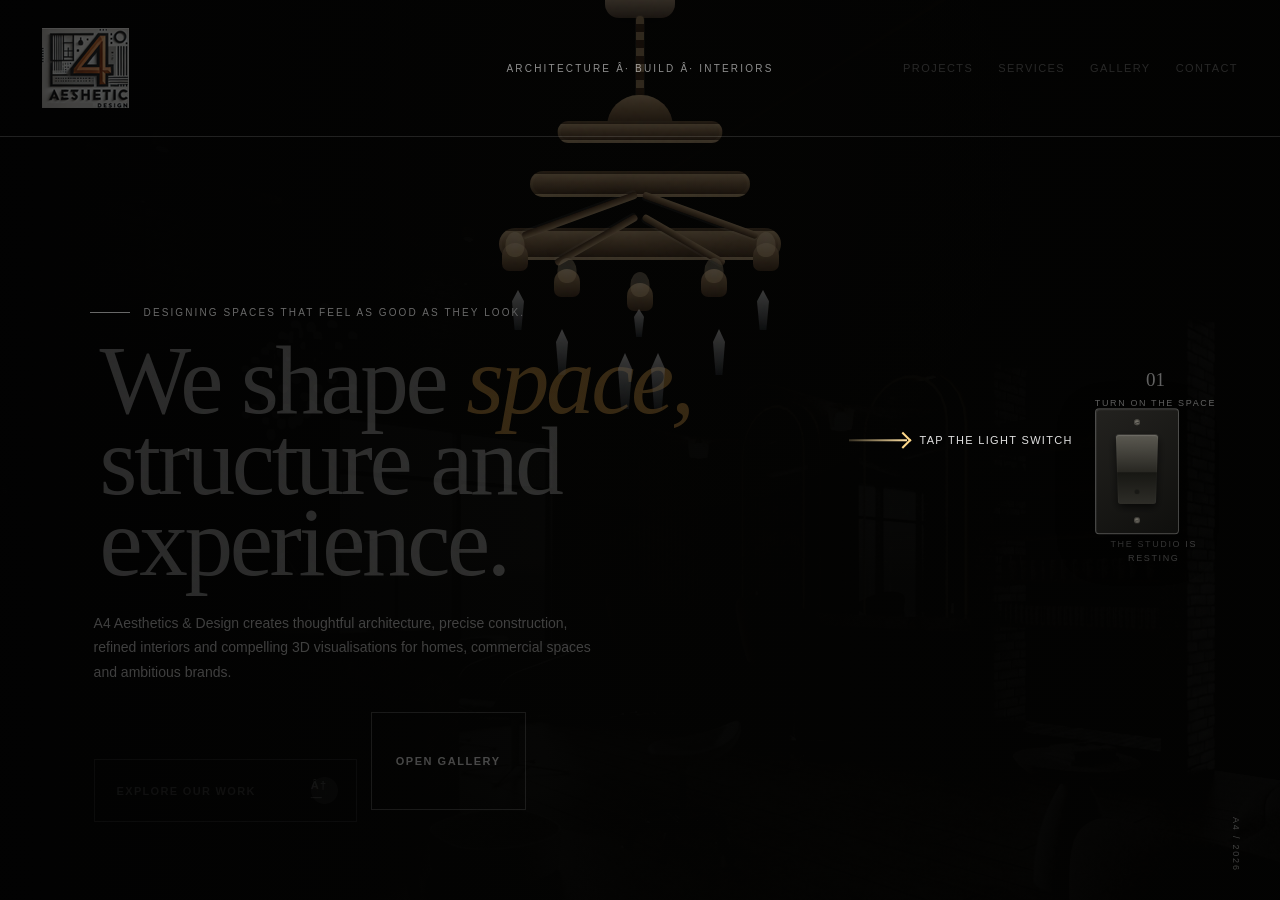
<file: index.html>
﻿<!DOCTYPE html>
<html lang="en">


<head>
  <meta charset="UTF-8">
  <meta name="viewport" content="width=device-width, initial-scale=1.0">

  <title>A4 Aesthetics & Design</title>

    <link rel="icon" href="./favicon.ico" type="image/x-icon">
    <link rel="icon" href="./icon-192.png" type="image/png" sizes="192x192">
    <link rel="apple-touch-icon" href="./apple-touch-icon.png">
    <link rel="stylesheet" href="style.css">
    <link rel="manifest" href="/site.webmanifest">
  <meta name="description" content="A4 Aesthetics & Design â€” architecture, construction, interiors and 3D visualisation.">
</head>
<body class="landing-page">
  <div class="room" id="room">
    <div class="room__image" aria-hidden="true"></div>
    <div class="room__veil" aria-hidden="true"></div>
    <div class="room__grain" aria-hidden="true"></div>

    <header class="site-header">
      <a class="brand" href="index.html" aria-label="A4 Aesthetics and Design home">
        <img src="./assets/images/A4_logo.png" class="light-gated" alt="A4 Aesthetics and Design home">
      </a>

      <div class="header-note">Architecture Â· Build Â· Interiors</div>

      <nav class="landing-nav" aria-label="Primary navigation">
        <a class="light-gated" href="categories.html">Projects</a>
        <a class="light-gated" href="categories.html#services">Services</a>
        <a class="light-gated" href="gallery.html">Gallery</a>
        <a class="light-gated" href="categories.html#contact">Contact</a>
      </nav>
    </header>

    <div class="chandelier chandelier--real" aria-hidden="true">
      <span class="chandelier__ceiling-cap"></span>
      <span class="chandelier__chain"></span>
      <div class="chandelier__body">
        <span class="chandelier__crown"></span>
        <span class="chandelier__ring chandelier__ring--top"></span>
        <span class="chandelier__ring chandelier__ring--mid"></span>
        <span class="chandelier__ring chandelier__ring--low"></span>

        <span class="chandelier__arm chandelier__arm--left"></span>
        <span class="chandelier__arm chandelier__arm--right"></span>
        <span class="chandelier__arm chandelier__arm--left-inner"></span>
        <span class="chandelier__arm chandelier__arm--right-inner"></span>

        <div class="chandelier__lamp chandelier__lamp--1"><span class="chandelier__cup"></span><span class="chandelier__bulb"></span></div>
        <div class="chandelier__lamp chandelier__lamp--2"><span class="chandelier__cup"></span><span class="chandelier__bulb"></span></div>
        <div class="chandelier__lamp chandelier__lamp--3"><span class="chandelier__cup"></span><span class="chandelier__bulb"></span></div>
        <div class="chandelier__lamp chandelier__lamp--4"><span class="chandelier__cup"></span><span class="chandelier__bulb"></span></div>
        <div class="chandelier__lamp chandelier__lamp--5"><span class="chandelier__cup"></span><span class="chandelier__bulb"></span></div>

        <span class="chandelier__crystal chandelier__crystal--1"></span>
        <span class="chandelier__crystal chandelier__crystal--2"></span>
        <span class="chandelier__crystal chandelier__crystal--3"></span>
        <span class="chandelier__crystal chandelier__crystal--4"></span>
        <span class="chandelier__crystal chandelier__crystal--5"></span>
        <span class="chandelier__crystal chandelier__crystal--6"></span>
        <span class="chandelier__crystal chandelier__crystal--7"></span>
      </div>
      <div class="chandelier__glow"></div>
    </div>

    <main class="hero">
      <p class="hero__eyebrow">Designing spaces that feel as good as they look.</p>
      <h1 style="padding-left: 10px;">We shape <em>space,</em><br>structure and experience.</h1>
      <p class="hero__copy">
        A4 Aesthetics &amp; Design creates thoughtful architecture, precise construction,
        refined interiors and compelling 3D visualisations for homes, commercial spaces and ambitious brands.
      </p>
      <div class="hero__actions">
        <a class="explore-button light-gated" id="exploreButton" href="categories.html" aria-disabled="true" tabindex="-1">
          <span>Explore our work</span>
          <span class="explore-button__arrow" aria-hidden="true">â†—</span>
        </a>
        <a class="secondary-button light-gated" href="gallery.html" aria-disabled="true" tabindex="-1">Open gallery</a>
      </div>
    </main>

    <aside class="light-control" aria-label="Room light control">
      <div class="row">
        <div class="light-control__label">
          <span>01</span>
          <p>Turn on the space</p>
        </div>

        <div class="switch-wrapper">
          <div class="light-pointer" aria-hidden="true">
            <span class="light-pointer__line"></span>
            <span class="light-pointer__text">Tap the light switch</span>
          </div>
        </div>
        <div>
          <button class="wall-switch" id="lightSwitch" type="button" role="switch" aria-checked="false" aria-label="Turn on the room light">
            <span class="wall-switch__plate">
              <span class="wall-switch__screw wall-switch__screw--top"></span>
              <span class="wall-switch__rocker">
                <span class="wall-switch__indicator"></span>
              </span>
              <span class="wall-switch__screw wall-switch__screw--bottom"></span>
            </span>
          </button>
        </div>

        <p class="light-control__status" id="lightStatus" aria-live="polite">The studio is resting</p>
      </div>
    </aside>

    <div class="room-index" aria-hidden="true">A4 / 2026</div>
  </div>

  <script src="script.js"></script>
</body>
</html>
</file>
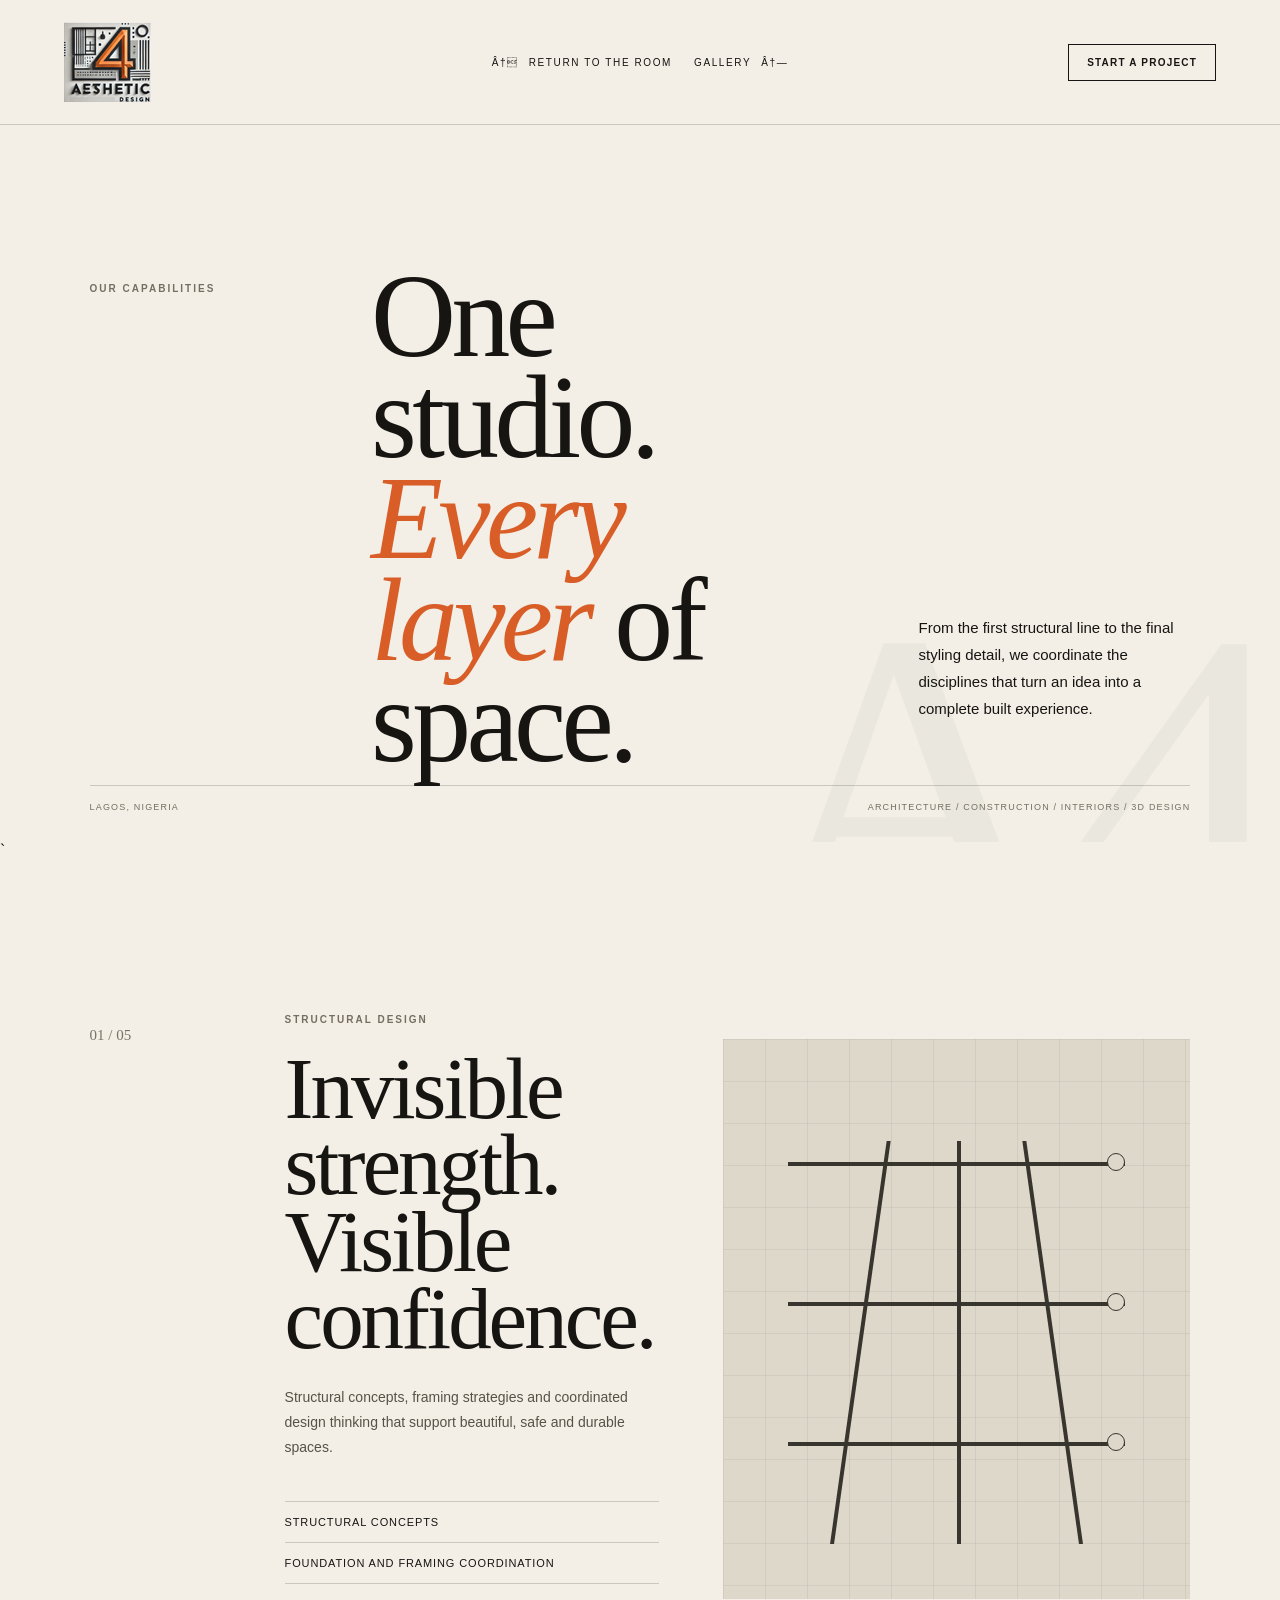
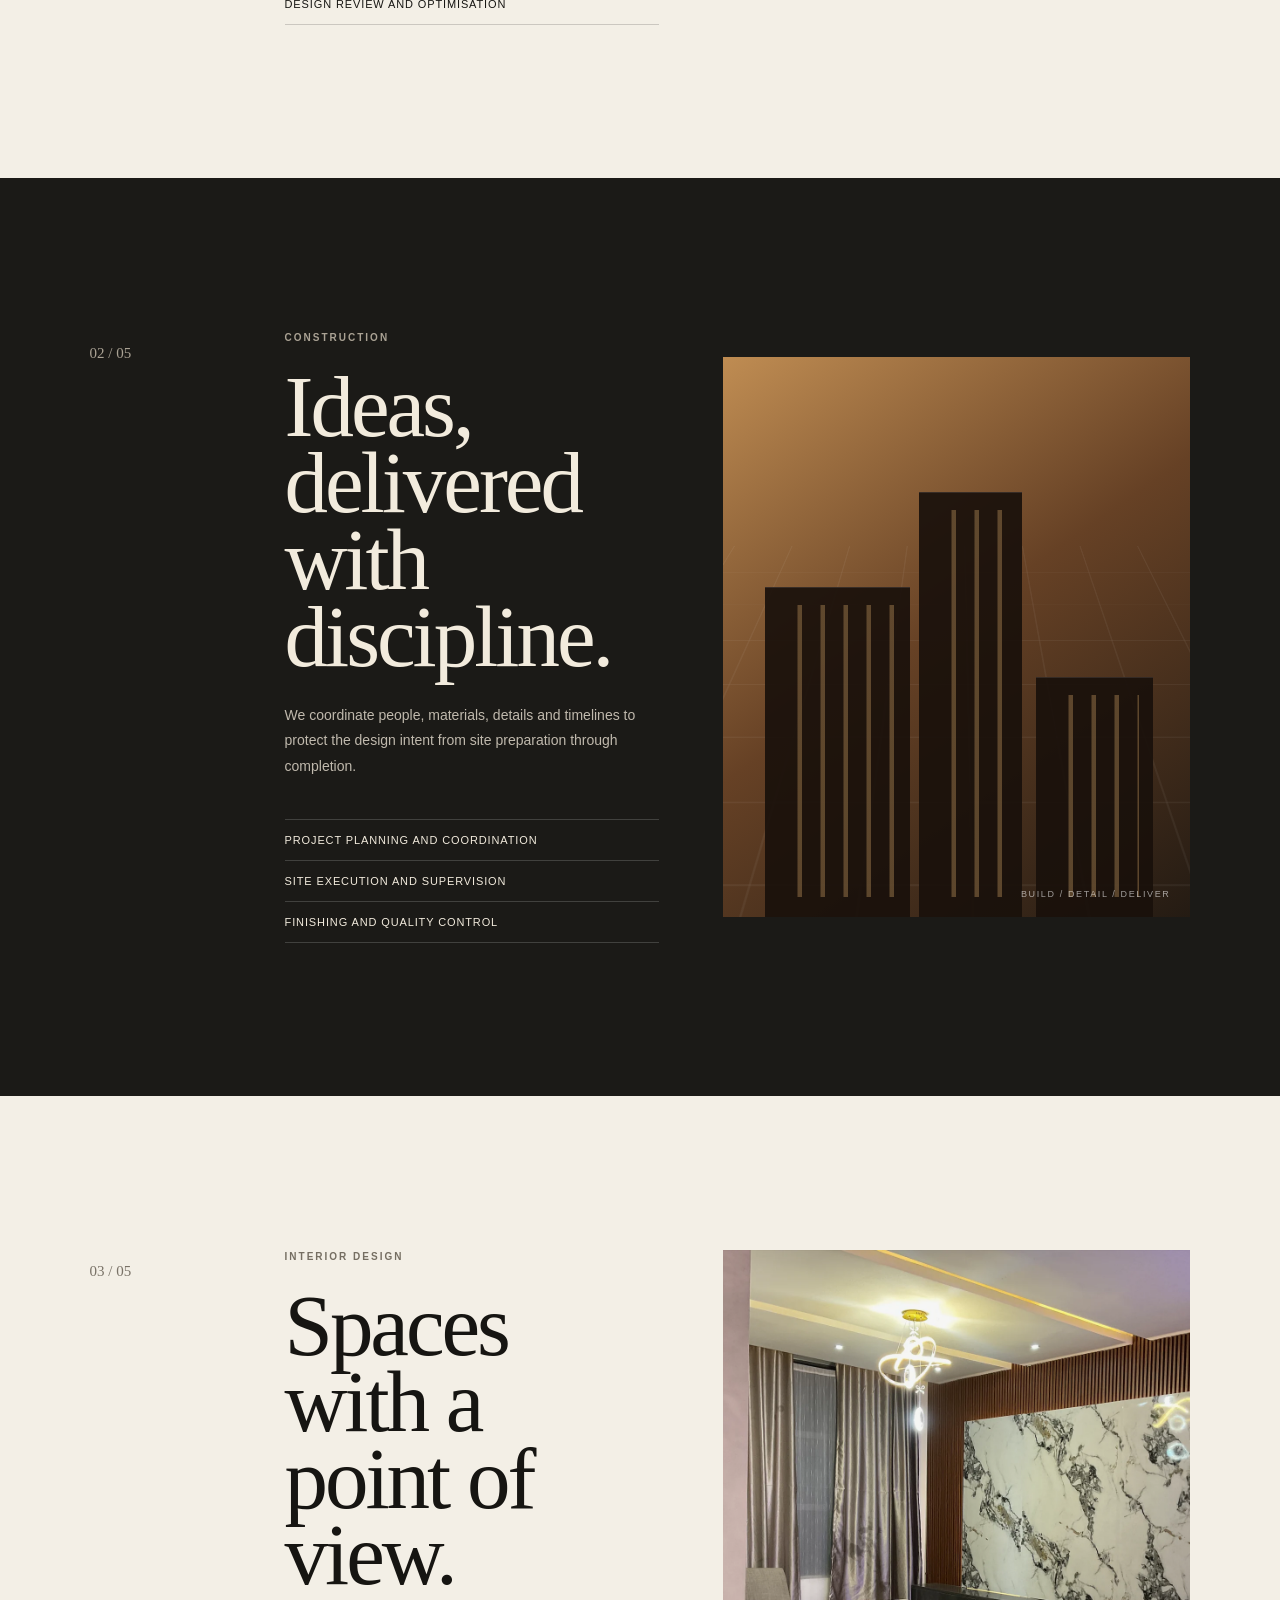
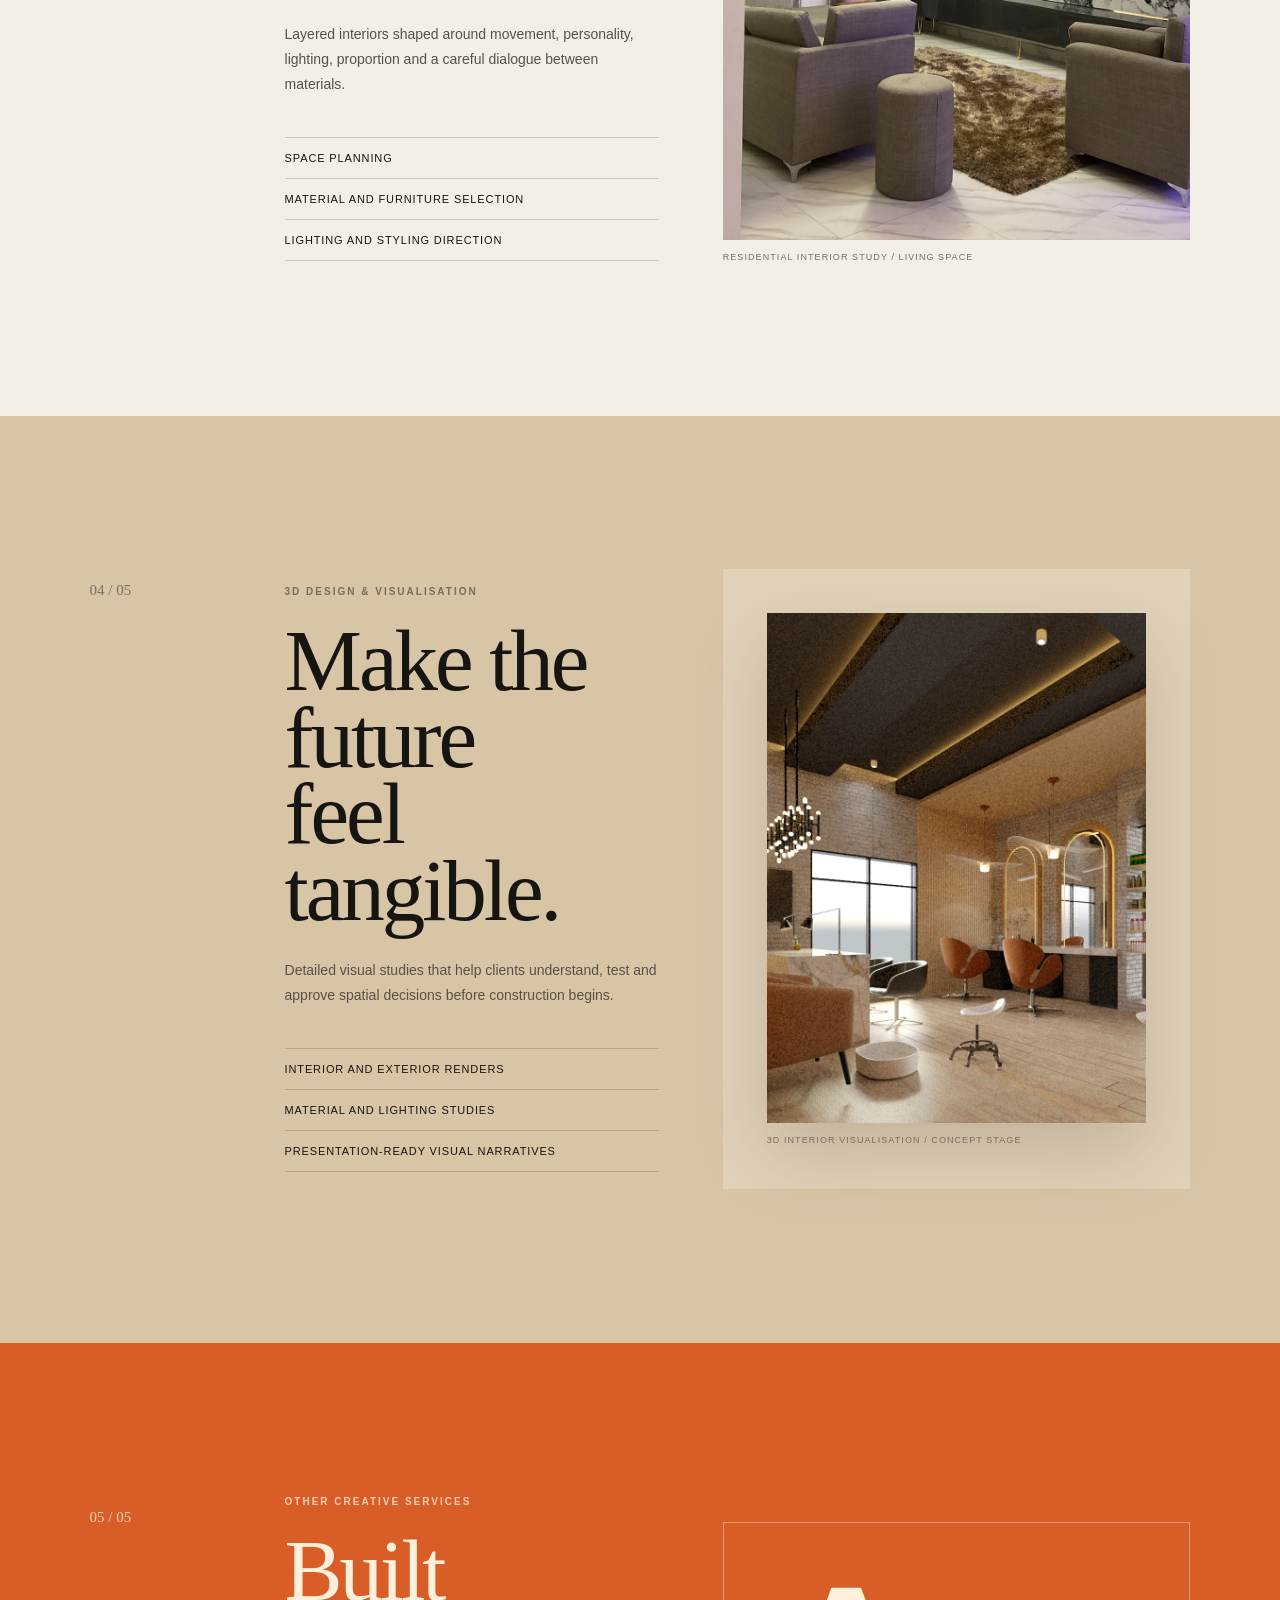
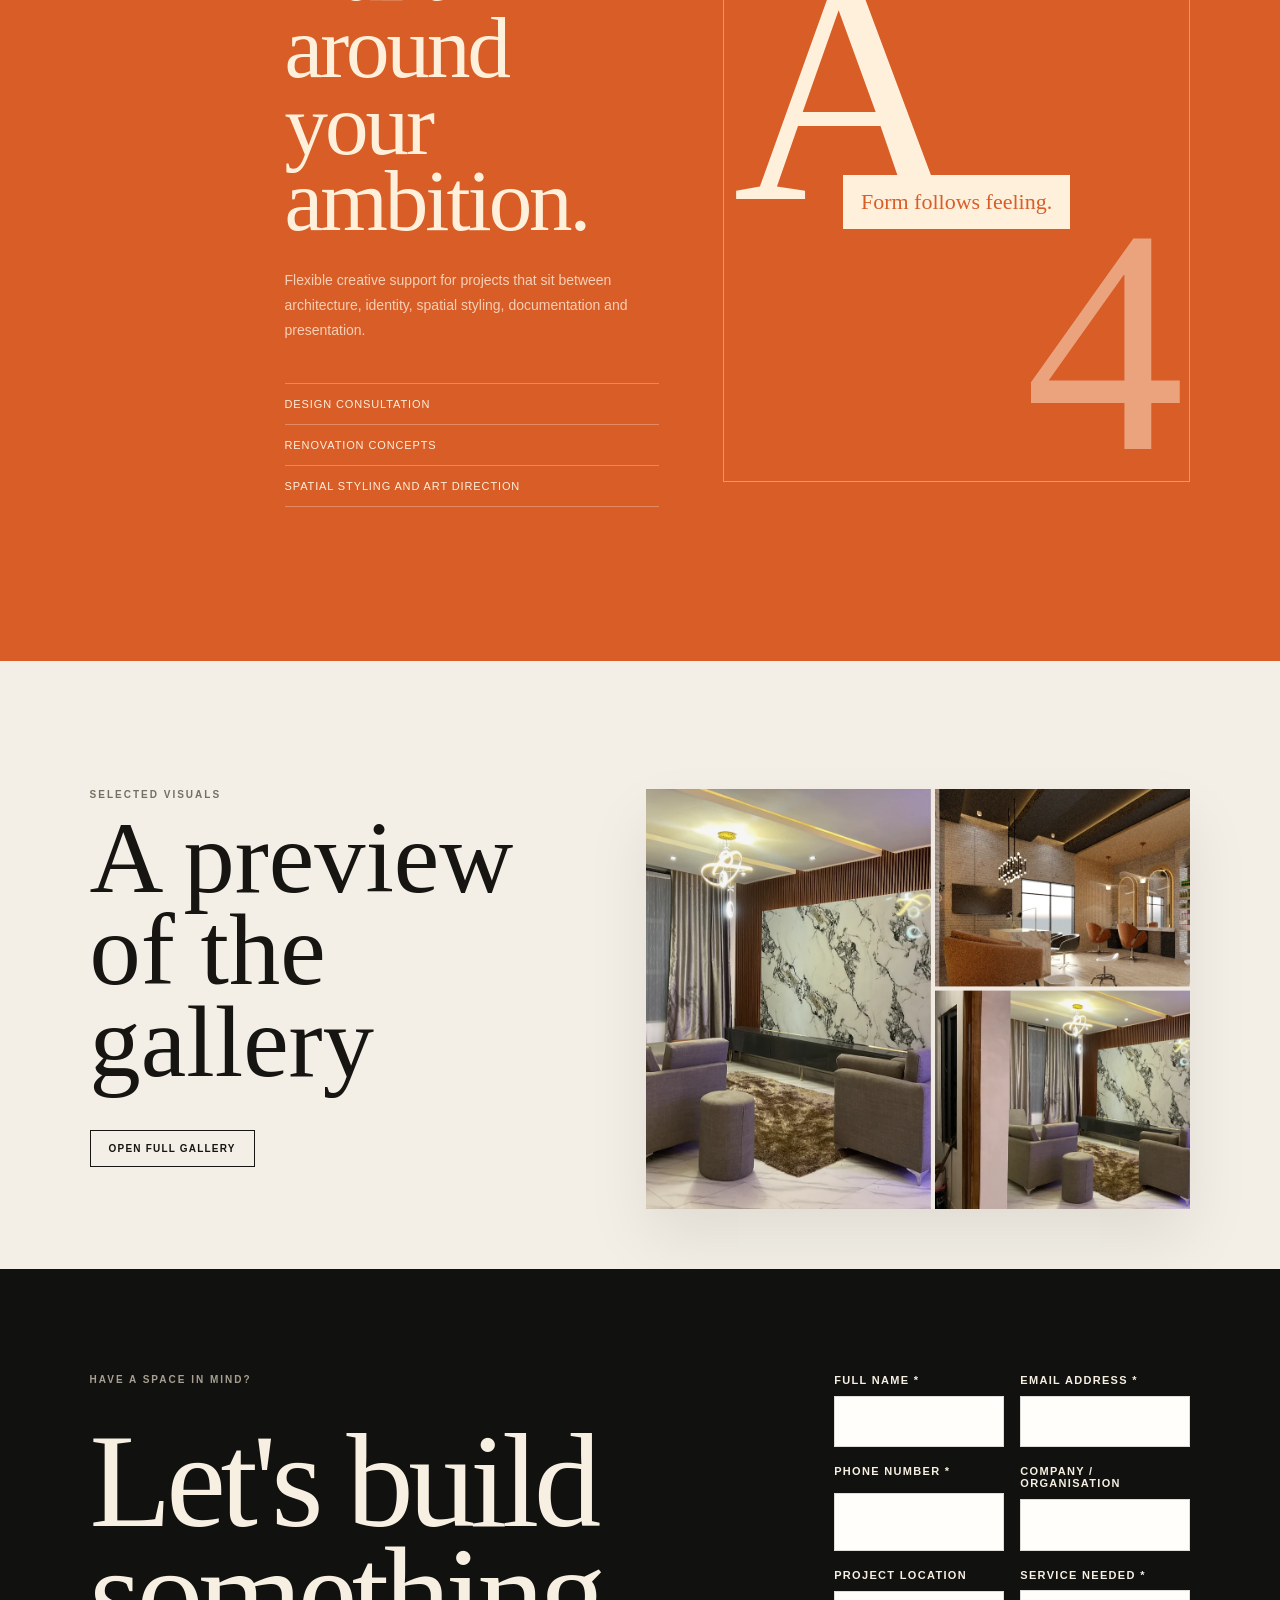
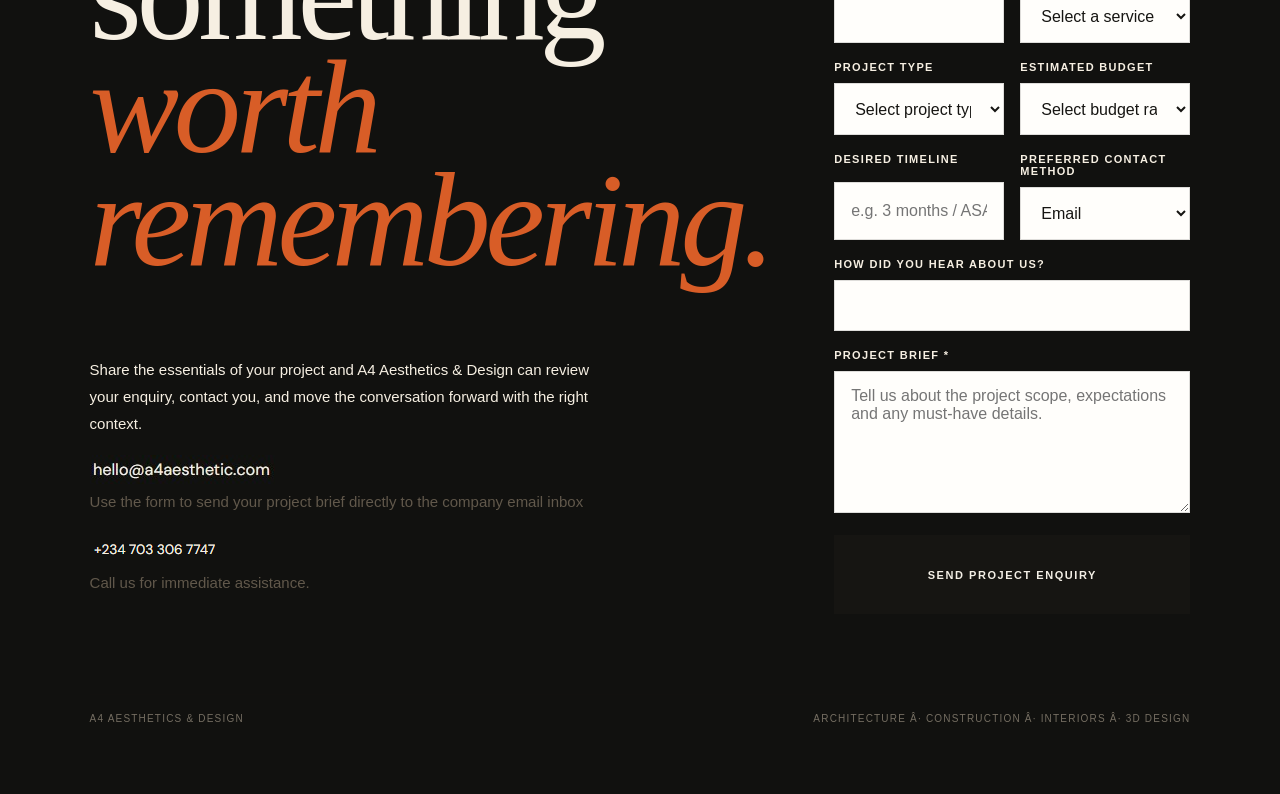
<file: categories.html>
﻿<!DOCTYPE html>
<html lang="en">

<head>
  <meta charset="UTF-8">
  <meta name="viewport" content="width=device-width, initial-scale=1.0">

  <title>A4 Aesthetics & Design</title>

    <link rel="icon" href="./favicon.ico" type="image/x-icon">
    <link rel="icon" href="./icon-192.png" type="image/png" sizes="192x192">
    <link rel="apple-touch-icon" href="./apple-touch-icon.png">
    <link rel="stylesheet" href="style.css">
    <link rel="manifest" href="/site.webmanifest">
  <meta name="description" content="A4 Aesthetics & Design â€” architecture, construction, interiors and 3D visualisation.">
</head>
<body class="portfolio-page" id="top">
  <header class="portfolio-header">
    <a class="brand brand--dark" href="index.html" aria-label="Back to A4 Aesthetics and Design home">
      <img src="./assets/images/A4_logo.png" alt="A4 Aesthetics and Design home">
    </a>

    <nav class="portfolio-mini-nav" aria-label="Secondary">
      <a class="back-link" href="index.html"><span aria-hidden="true">â†</span> Return to the room</a>
      <a class="back-link" href="gallery.html">Gallery <span aria-hidden="true">â†—</span></a>
    </nav>
    <a class="contact-pill" href="#contact">Start a project</a>
  </header>

  <main>
    <section class="portfolio-intro">
      <p class="section-kicker">Our capabilities</p>
      <h1>One studio.<br><em>Every layer</em> of space.</h1>
      <p class="portfolio-intro__copy">
        From the first structural line to the final styling detail, we coordinate the
        disciplines that turn an idea into a complete built experience.
      </p>
      <div class="portfolio-intro__meta">
        <span>Lagos, Nigeria</span>
        <span>Architecture / Construction / Interiors / 3D Design</span>
      </div>
    </section>

    `

    <section class="discipline-section" id="structural">
      <div class="discipline-section__index">01 / 05</div>
      <div class="discipline-section__text">
        <p class="section-kicker">Structural design</p>
        <h2>Invisible strength.<br>Visible confidence.</h2>
        <p>Structural concepts, framing strategies and coordinated design thinking that support beautiful, safe and durable spaces.</p>
        <ul class="service-list">
          <li>Structural concepts</li>
          <li>Foundation and framing coordination</li>
          <li>Design review and optimisation</li>
        </ul>
      </div>
      <div class="discipline-art discipline-art--structure" aria-hidden="true">
        <span class="structure-line structure-line--one"></span>
        <span class="structure-line structure-line--two"></span>
        <span class="structure-line structure-line--three"></span>
        <span class="structure-slab structure-slab--one"></span>
        <span class="structure-slab structure-slab--two"></span>
        <span class="structure-slab structure-slab--three"></span>
      </div>
    </section>

    <section class="discipline-section discipline-section--dark" id="construction">
      <div class="discipline-section__index">02 / 05</div>
      <div class="discipline-section__text">
        <p class="section-kicker">Construction</p>
        <h2>Ideas, delivered<br>with discipline.</h2>
        <p>We coordinate people, materials, details and timelines to protect the design intent from site preparation through completion.</p>
        <ul class="service-list">
          <li>Project planning and coordination</li>
          <li>Site execution and supervision</li>
          <li>Finishing and quality control</li>
        </ul>
      </div>
      <div class="discipline-photo discipline-photo--construction" aria-hidden="true">
        <div class="site-grid"></div>
        <div class="site-block site-block--one"></div>
        <div class="site-block site-block--two"></div>
        <div class="site-block site-block--three"></div>
        <span class="site-label">BUILD / DETAIL / DELIVER</span>
      </div>
    </section>

    <section class="discipline-section" id="interior">
      <div class="discipline-section__index">03 / 05</div>
      <div class="discipline-section__text">
        <p class="section-kicker">Interior design</p>
        <h2>Spaces with a<br>point of view.</h2>
        <p>Layered interiors shaped around movement, personality, lighting, proportion and a careful dialogue between materials.</p>
        <ul class="service-list">
          <li>Space planning</li>
          <li>Material and furniture selection</li>
          <li>Lighting and styling direction</li>
        </ul>
      </div>
      <figure class="discipline-image">
        <img src="./assets/images/image1.webp" alt="Contemporary living room interior completed by A4 Aesthetics and Design">
        <figcaption>Residential interior study / Living space</figcaption>
      </figure>
    </section>

    <section class="discipline-section discipline-section--sand" id="visualisation">
      <div class="discipline-section__index">04 / 05</div>
      <div class="discipline-section__text">
        <p class="section-kicker">3D design &amp; visualisation</p>
        <h2>Make the future<br>feel tangible.</h2>
        <p>Detailed visual studies that help clients understand, test and approve spatial decisions before construction begins.</p>
        <ul class="service-list">
          <li>Interior and exterior renders</li>
          <li>Material and lighting studies</li>
          <li>Presentation-ready visual narratives</li>
        </ul>
      </div>
      <figure class="discipline-image discipline-image--floating">
        <img src="./assets/images/fbb.webp" alt="Three-dimensional contemporary interior visualisation">
        <figcaption>3D interior visualisation / Concept stage</figcaption>
      </figure>
    </section>

    <section class="discipline-section discipline-section--accent" id="other">
      <div class="discipline-section__index">05 / 05</div>
      <div class="discipline-section__text">
        <p class="section-kicker">Other creative services</p>
        <h2>Built around<br>your ambition.</h2>
        <p>Flexible creative support for projects that sit between architecture, identity, spatial styling, documentation and presentation.</p>
        <ul class="service-list">
          <li>Design consultation</li>
          <li>Renovation concepts</li>
          <li>Spatial styling and art direction</li>
        </ul>
      </div>
      <div class="other-art" aria-hidden="true">
        <span>A</span><span>4</span>
        <p>Form follows feeling.</p>
      </div>
    </section>

    <section class="gallery-hero" id="other" aria-labelledby="gallery-preview-title">
      <div class="gallery-hero__copy">
        <p class="section-kicker">Selected visuals</p>
        <h1>A preview of the gallery</em></h1>
        <br>
        <br>
        <a class="contact-pill contact-pill--dark" href="gallery.html">Open full gallery</a>
      </div>
      <div class="gallery-hero__art" aria-hidden="true"></div>
    </section>

    <section class="contact-section contact-section--form" id="contact">
      <div class="contact-shell">
        <div class="contact-intro">
          <p class="section-kicker">Have a space in mind?</p>
          <h2>Let's build something<br><em>worth remembering.</em></h2>
          <p>
            Share the essentials of your project and A4 Aesthetics &amp; Design can review your enquiry,
            contact you, and move the conversation forward with the right context.
          </p>
          <div class="contact-info-list">
            <img src="./assets/images/a4_mail.jpg" alt="A4 mail">
            <p>Use the form to send your project brief directly to the company email inbox</p>
          </div>

          <div class="contact-info-list">
            <img src="./assets/images/number.png" alt="A4 phone number" >

            <p>Call us for immediate assistance.</p>
          </div>
        </div>

        <div class="form-status" id="formStatus" aria-live="polite"></div>

        <form class="project-form" action="contact.php" method="POST">
          <input type="hidden" name="source_page" value="categories.html">
          <div class="form-grid">
            <label>
              <span>Full name *</span>
              <input type="text" name="full_name" required>
            </label>
            <label>
              <span>Email address *</span>
              <input type="email" name="email" required>
            </label>
            <label>
              <span>Phone number *</span>
              <input type="tel" name="phone" required>
            </label>
            <label>
              <span>Company / organisation</span>
              <input type="text" name="company">
            </label>
            <label>
              <span>Project location</span>
              <input type="text" name="location">
            </label>
            <label>
              <span>Service needed *</span>
              <select name="service" required>
                <option value="">Select a service</option>
                <option>Structural Design</option>
                <option>Construction &amp; Build</option>
                <option>Interior Design</option>
                <option>3D Design &amp; Visualisation</option>
                <option>Renovation / Styling</option>
                <option>Other</option>
              </select>
            </label>
            <label>
              <span>Project type</span>
              <select name="project_type">
                <option value="">Select project type</option>
                <option>Residential</option>
                <option>Commercial</option>
                <option>Office</option>
                <option>Hospitality</option>
                <option>Retail</option>
                <option>Mixed-use</option>
                <option>Other</option>
              </select>
            </label>
            <label>
              <span>Estimated budget</span>
              <select name="budget">
                <option value="">Select budget range</option>
                <option>Below â‚¦5,000,000</option>
                <option>â‚¦5,000,000 - â‚¦20,000,000</option>
                <option>â‚¦20,000,000 - â‚¦50,000,000</option>
                <option>â‚¦50,000,000+</option>
                <option>To be discussed</option>
              </select>
            </label>
            <label>
              <span>Desired timeline</span>
              <input type="text" name="timeline" placeholder="e.g. 3 months / ASAP / Q4 2026">
            </label>
            <label>
              <span>Preferred contact method</span>
              <select name="preferred_contact">
                <option>Email</option>
                <option>Phone call</option>
                <option>WhatsApp</option>
              </select>
            </label>
            <label class="form-grid__full">
              <span>How did you hear about us?</span>
              <input type="text" name="referral" style="width: 100%;">
            </label>
            <label class="form-grid__full">
              <span>Project brief *</span>
              <textarea name="message" rows="6" required placeholder="Tell us about the project scope, expectations and any must-have details."></textarea>
            </label>
          </div>
          <button class="submit-button" type="submit" style="width: 100%;">Send project enquiry</button>
        </form>

        <div class="contact-section__footer">
          <span>A4 Aesthetics &amp; Design</span>
          <span>Architecture Â· Construction Â· Interiors Â· 3D Design</span>
        </div>
      </div>
    </section>
  </main>

  <script src="portfolio.js"></script>
</body>
</html>
</file>
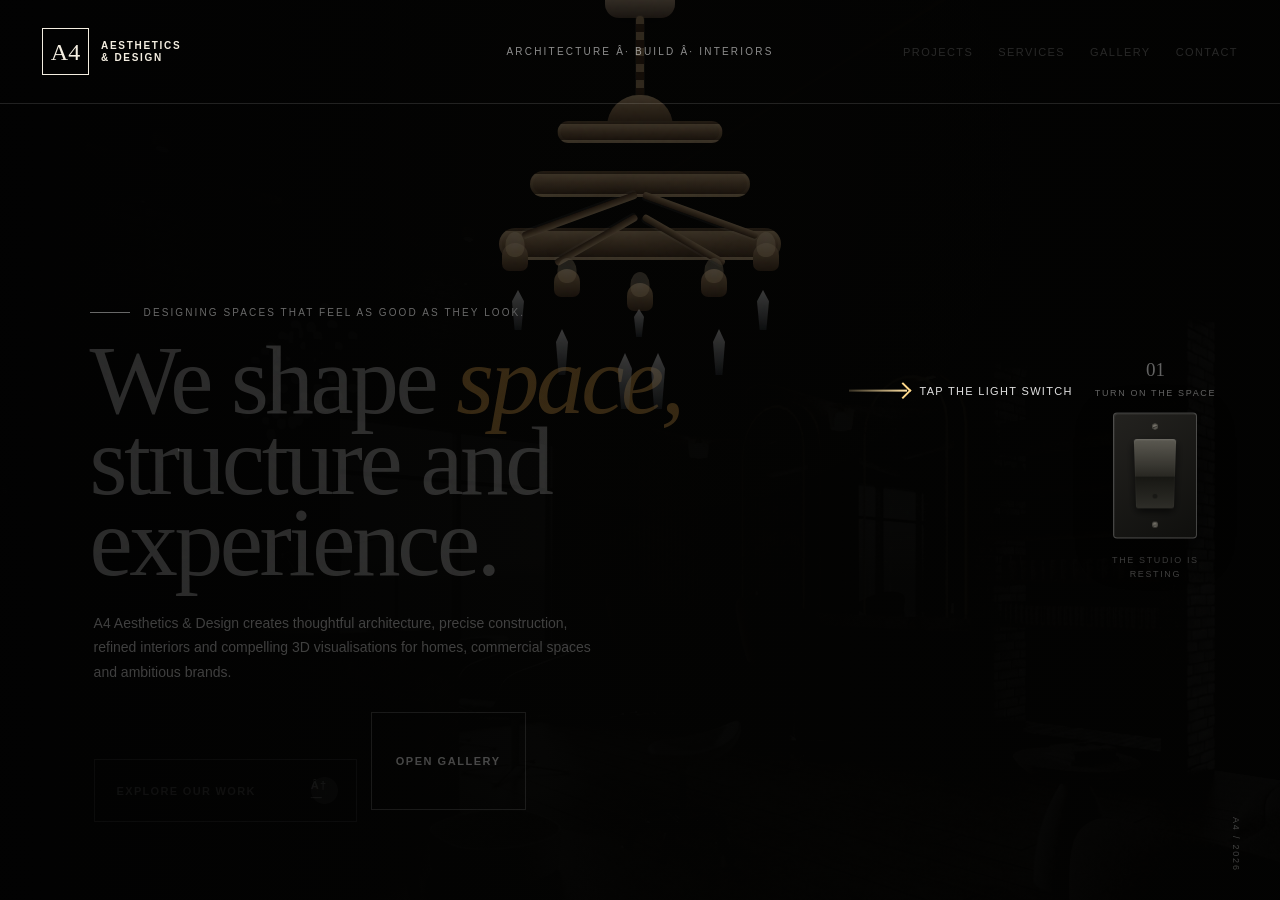
<file: real.html>
﻿<!DOCTYPE html>
<html lang="en">
<head>
  <meta charset="UTF-8">
  <meta name="viewport" content="width=device-width, initial-scale=1.0">

  <title>A4 Aesthetics & Design</title>

    <link rel="icon" href="./favicon.ico" type="image/x-icon">
    <link rel="icon" href="./icon-192.png" type="image/png" sizes="192x192">
    <link rel="apple-touch-icon" href="./apple-touch-icon.png">
    <link rel="stylesheet" href="style.css">
    <link rel="manifest" href="/site.webmanifest">
  <meta name="description" content="A4 Aesthetics & Design â€” architecture, construction, interiors and 3D visualisation.">
</head>
<body class="landing-page">
  <div class="room" id="room">
    <div class="room__image" aria-hidden="true"></div>
    <div class="room__veil" aria-hidden="true"></div>
    <div class="room__grain" aria-hidden="true"></div>

    <header class="site-header">
      <a class="brand" href="index.html" aria-label="A4 Aesthetics and Design home">
        <span class="brand__mark">A4</span>
        <span class="brand__name">Aesthetics<br>&amp; Design</span>
      </a>

      <div class="header-note">Architecture Â· Build Â· Interiors</div>

      <nav class="landing-nav" aria-label="Primary navigation">
        <a class="light-gated" href="categories.html">Projects</a>
        <a class="light-gated" href="categories.html#services">Services</a>
        <a class="light-gated" href="gallery.html">Gallery</a>
        <a class="light-gated" href="categories.html#contact">Contact</a>
      </nav>
    </header>

    <div class="chandelier chandelier--real" aria-hidden="true">
      <span class="chandelier__ceiling-cap"></span>
      <span class="chandelier__chain"></span>
      <div class="chandelier__body">
        <span class="chandelier__crown"></span>
        <span class="chandelier__ring chandelier__ring--top"></span>
        <span class="chandelier__ring chandelier__ring--mid"></span>
        <span class="chandelier__ring chandelier__ring--low"></span>

        <span class="chandelier__arm chandelier__arm--left"></span>
        <span class="chandelier__arm chandelier__arm--right"></span>
        <span class="chandelier__arm chandelier__arm--left-inner"></span>
        <span class="chandelier__arm chandelier__arm--right-inner"></span>

        <div class="chandelier__lamp chandelier__lamp--1"><span class="chandelier__cup"></span><span class="chandelier__bulb"></span></div>
        <div class="chandelier__lamp chandelier__lamp--2"><span class="chandelier__cup"></span><span class="chandelier__bulb"></span></div>
        <div class="chandelier__lamp chandelier__lamp--3"><span class="chandelier__cup"></span><span class="chandelier__bulb"></span></div>
        <div class="chandelier__lamp chandelier__lamp--4"><span class="chandelier__cup"></span><span class="chandelier__bulb"></span></div>
        <div class="chandelier__lamp chandelier__lamp--5"><span class="chandelier__cup"></span><span class="chandelier__bulb"></span></div>

        <span class="chandelier__crystal chandelier__crystal--1"></span>
        <span class="chandelier__crystal chandelier__crystal--2"></span>
        <span class="chandelier__crystal chandelier__crystal--3"></span>
        <span class="chandelier__crystal chandelier__crystal--4"></span>
        <span class="chandelier__crystal chandelier__crystal--5"></span>
        <span class="chandelier__crystal chandelier__crystal--6"></span>
        <span class="chandelier__crystal chandelier__crystal--7"></span>
      </div>
      <div class="chandelier__glow"></div>
    </div>

    <main class="hero">
      <p class="hero__eyebrow">Designing spaces that feel as good as they look.</p>
      <h1>We shape <em>space,</em><br>structure and experience.</h1>
      <p class="hero__copy">
        A4 Aesthetics &amp; Design creates thoughtful architecture, precise construction,
        refined interiors and compelling 3D visualisations for homes, commercial spaces and ambitious brands.
      </p>
      <div class="hero__actions">
        <a class="explore-button light-gated" id="exploreButton" href="categories.html" aria-disabled="true" tabindex="-1">
          <span>Explore our work</span>
          <span class="explore-button__arrow" aria-hidden="true">â†—</span>
        </a>
        <a class="secondary-button light-gated" href="gallery.html" aria-disabled="true" tabindex="-1">Open gallery</a>
      </div>
    </main>

    <aside class="light-control" aria-label="Room light control">
      <div class="light-pointer" aria-hidden="true">
        <span class="light-pointer__line"></span>
        <span class="light-pointer__text">Tap the light switch</span>
      </div>
      <div class="light-control__label">
        <span>01</span>
        <p>Turn on the space</p>
      </div>
      <button class="wall-switch" id="lightSwitch" type="button" role="switch" aria-checked="false" aria-label="Turn on the room light">
        <span class="wall-switch__plate">
          <span class="wall-switch__screw wall-switch__screw--top"></span>
          <span class="wall-switch__rocker">
            <span class="wall-switch__indicator"></span>
          </span>
          <span class="wall-switch__screw wall-switch__screw--bottom"></span>
        </span>
      </button>
      <p class="light-control__status" id="lightStatus" aria-live="polite">The studio is resting</p>
    </aside>

    <div class="room-index" aria-hidden="true">A4 / 2026</div>
  </div>

  <script src="script.js"></script>
</body>
</html>
</file>
<file: style.css>
﻿:root {
  --ink: #161512;
  --paper: #f3efe6;
  --paper-soft: #e9e2d4;
  --gold: #d69b45;
  --gold-light: #ffd98a;
  --orange: #d85d27;
  --stone: #8d8a82;
  --line: rgba(22, 21, 18, 0.18);
  --serif: "Italiana", Georgia, serif;
  --sans: "DM Sans", Arial, sans-serif;
}

* {
  box-sizing: border-box;
}

html {
  scroll-behavior: smooth;
}

body {
  margin: 0;
  min-width: 320px;
  color: var(--ink);
  font-family: var(--sans);
  background: var(--paper);
}

a {
  color: inherit;
  text-decoration: none;
}

button,
a {
  -webkit-tap-highlight-color: transparent;
}

button {
  font: inherit;
}

/* ------------------------------
   LANDING / LIGHT EXPERIENCE
------------------------------ */

.landing-page {
  overflow: hidden;
  background: #050504;
}

.room {
  position: relative;
  min-height: 100svh;
  isolation: isolate;
  overflow: hidden;
  color: #f4eee1;
  background: #050504;
}

.room__image,
.room__veil,
.room__grain {
  position: absolute;
  inset: 0;
  pointer-events: none;
}

.room__image {
  z-index: -4;
  background-image: url("./assets/images/fbb.webp");
  background-position: center;
  background-size: cover;
  filter: grayscale(0.65) brightness(0.12) contrast(1.15);
  transform: scale(1.035);
  transition: filter 1.5s cubic-bezier(.2,.75,.2,1), transform 1.8s cubic-bezier(.2,.75,.2,1);
}

.room__veil {
  z-index: -3;
  background:
    linear-gradient(90deg, rgba(2, 2, 2, 0.94) 0%, rgba(4, 4, 3, 0.83) 43%, rgba(4, 4, 3, 0.62) 100%),
    radial-gradient(circle at 52% 18%, rgba(252, 193, 95, 0.01), transparent 42%);
  transition: background 1.25s ease;
}

.room__grain {
  z-index: 20;
  opacity: 0.18;
  mix-blend-mode: soft-light;
  background-image: url("data:image/svg+xml,%3Csvg viewBox='0 0 180 180' xmlns='http://www.w3.org/2000/svg'%3E%3Cfilter id='n'%3E%3CfeTurbulence type='fractalNoise' baseFrequency='.82' numOctaves='3' stitchTiles='stitch'/%3E%3C/filter%3E%3Crect width='100%25' height='100%25' filter='url(%23n)' opacity='.34'/%3E%3C/svg%3E");
}

.room::after {
  content: "";
  position: absolute;
  inset: 0;
  z-index: -2;
  pointer-events: none;
  opacity: 0;
  background:
    radial-gradient(ellipse 45% 56% at 50% 21%, rgba(255, 214, 132, 0.55), rgba(255, 186, 73, 0.12) 43%, transparent 72%),
    linear-gradient(90deg, rgba(24, 14, 5, 0.62) 0%, rgba(31, 19, 7, 0.12) 58%, rgba(19, 10, 4, 0.25) 100%);
  transition: opacity 1.4s ease;
}

.room.is-lit .room__image {
  filter: grayscale(0) brightness(0.82) contrast(1.04) saturate(0.92);
  transform: scale(1);
}

.room.is-lit .room__veil {
  background:
    linear-gradient(90deg, rgba(23, 12, 4, 0.70) 0%, rgba(17, 9, 3, 0.28) 45%, rgba(10, 5, 2, 0.28) 100%),
    linear-gradient(0deg, rgba(9, 5, 2, 0.68) 0%, transparent 44%);
}

.room.is-lit::after {
  opacity: 1;
}

.site-header {
  position: absolute;
  top: 0;
  left: 0;
  right: 0;
  z-index: 30;
  display: grid;
  grid-template-columns: 1fr auto 1fr;
  align-items: center;
  gap: 30px;
  padding: 28px 42px;
  border-bottom: 1px solid rgba(255, 255, 255, 0.12);
}

.brand {
  display: inline-flex;
  align-items: center;
  justify-self: start;
  gap: 12px;
  width: max-content;
}

.brand__mark {
  display: grid;
  place-items: center;
  width: 47px;
  height: 47px;
  border: 1px solid currentColor;
  font-family: var(--serif);
  font-size: 24px;
  line-height: 1;
}

.brand__name {
  font-size: 10px;
  font-weight: 600;
  line-height: 1.15;
  letter-spacing: 0.17em;
  text-transform: uppercase;
}

.header-note {
  justify-self: center;
  color: rgba(255, 255, 255, 0.55);
  font-size: 10px;
  letter-spacing: 0.22em;
  text-transform: uppercase;
}

.landing-nav {
  display: flex;
  justify-self: end;
  gap: 25px;
  font-size: 11px;
  letter-spacing: 0.13em;
  text-transform: uppercase;
}

.landing-nav a {
  position: relative;
  color: rgba(255, 255, 255, 0.45);
  transition: color 0.45s ease;
}

.landing-nav a::after {
  content: "";
  position: absolute;
  right: 0;
  bottom: -7px;
  left: 0;
  height: 1px;
  background: currentColor;
  transform: scaleX(0);
  transform-origin: right;
  transition: transform 0.35s ease;
}

.landing-nav a:hover::after,
.landing-nav a:focus-visible::after {
  transform: scaleX(1);
  transform-origin: left;
}

.room.is-lit .landing-nav a {
  color: rgba(255, 255, 255, 0.82);
}

.hero {
  position: absolute;
  z-index: 10;
  left: clamp(28px, 7vw, 112px);
  bottom: clamp(58px, 10vh, 110px);
  width: min(710px, 62vw);
}

.hero__eyebrow {
  display: flex;
  align-items: center;
  gap: 14px;
  margin: 0 0 22px;
  color: rgba(255, 255, 255, 0.40);
  font-size: 10px;
  letter-spacing: 0.21em;
  text-transform: uppercase;
  transition: color 1.1s ease, transform 1.1s ease;
}

.hero__eyebrow::before {
  content: "";
  width: 40px;
  height: 1px;
  background: currentColor;
}

.hero h1 {
  margin: 0;
  color: rgba(255, 255, 255, 0.16);
  font-family: var(--serif);
  font-size: clamp(53px, 7.6vw, 116px);
  font-weight: 400;
  line-height: 0.83;
  letter-spacing: -0.035em;
  text-wrap: balance;
  transition: color 1.4s ease, text-shadow 1.4s ease, transform 1.4s cubic-bezier(.2,.75,.2,1);
}

.hero h1 em {
  color: rgba(214, 155, 69, 0.24);
  font-weight: 400;
}

.hero__copy {
  max-width: 510px;
  margin: 28px 0 0 4px;
  color: rgba(255, 255, 255, 0.24);
  font-size: 14px;
  line-height: 1.75;
  transition: color 1.2s ease 0.1s, transform 1.2s ease 0.1s;
}

.explore-button {
  display: inline-flex;
  align-items: center;
  justify-content: space-between;
  gap: 55px;
  min-width: 220px;
  margin: 35px 0 0 4px;
  padding: 17px 18px 17px 22px;
  border: 1px solid rgba(255, 255, 255, 0.11);
  color: rgba(255, 255, 255, 0.16);
  font-size: 11px;
  font-weight: 600;
  letter-spacing: 0.12em;
  text-transform: uppercase;
  pointer-events: none;
  transform: translateY(12px);
  transition: color 0.5s ease, background 0.5s ease, border-color 0.5s ease, transform 0.8s ease, box-shadow 0.5s ease;
}

.explore-button__arrow {
  display: grid;
  place-items: center;
  width: 27px;
  height: 27px;
  border-radius: 50%;
  background: rgba(255, 255, 255, 0.06);
  transition: transform 0.4s ease, background 0.4s ease;
}

.room.is-lit .hero__eyebrow {
  color: rgba(255, 255, 255, 0.72);
  transform: translateY(-2px);
}

.room.is-lit .hero h1 {
  color: #fff8eb;
  text-shadow: 0 12px 40px rgba(0, 0, 0, 0.24);
  transform: translateY(-3px);
}

.room.is-lit .hero h1 em {
  color: var(--gold-light);
}

.room.is-lit .hero__copy {
  color: rgba(255, 255, 255, 0.82);
  transform: translateY(-2px);
}

.room.is-lit .explore-button {
  color: #21160a;
  background: var(--gold-light);
  border-color: var(--gold-light);
  box-shadow: 0 12px 40px rgba(10, 5, 0, 0.24);
  pointer-events: auto;
  transform: translateY(0);
}

.room.is-lit .explore-button:hover,
.room.is-lit .explore-button:focus-visible {
  background: #fff3d5;
  border-color: #fff3d5;
  outline: none;
}

.room.is-lit .explore-button:hover .explore-button__arrow,
.room.is-lit .explore-button:focus-visible .explore-button__arrow {
  background: rgba(33, 22, 10, 0.12);
  transform: rotate(45deg);
}

.chandelier {
  position: absolute;
  z-index: 8;
  top: -84px;
  left: 58%;
  width: clamp(235px, 28vw, 430px);
  transform: translateX(-50%);
  pointer-events: none;
  filter: brightness(0.34);
  transform-origin: top center;
  animation: chandelier-rest 7s ease-in-out infinite alternate;
  transition: filter 1.2s ease;
}

.chandelier__svg {
  position: relative;
  z-index: 2;
  display: block;
  width: 100%;
  overflow: visible;
}

.chandelier__wire,
.chandelier__metal,
.chandelier__drop path {
  fill: none;
  stroke: #b7aa94;
  stroke-width: 2;
  stroke-linecap: round;
  stroke-linejoin: round;
}

.chandelier__drop circle {
  fill: #41392e;
  stroke: #9f927c;
  stroke-width: 2;
  transition: fill 0.9s ease, filter 0.9s ease, stroke 0.9s ease;
}

.chandelier__halo {
  position: absolute;
  z-index: 1;
  top: 160px;
  left: 50%;
  width: 175%;
  aspect-ratio: 1;
  border-radius: 50%;
  opacity: 0;
  background: radial-gradient(circle, rgba(255, 217, 138, 0.50) 0%, rgba(255, 192, 79, 0.18) 30%, transparent 68%);
  transform: translateX(-50%);
  transition: opacity 1.45s ease;
}

.room.is-lit .chandelier {
  filter: brightness(1);
}

.room.is-lit .chandelier__drop circle {
  fill: #fff4c7;
  stroke: #ffd98a;
  filter: drop-shadow(0 0 8px #ffd98a) drop-shadow(0 0 24px rgba(255, 193, 76, 0.88));
}

.room.is-lit .chandelier__halo {
  opacity: 1;
}

.chandelier__drop--2,
.chandelier__drop--4 {
  animation: crystal-glint 4.8s ease-in-out infinite alternate;
}

.chandelier__drop--3 {
  animation: crystal-glint 4.2s ease-in-out 0.6s infinite alternate;
}

@keyframes chandelier-rest {
  from { transform: translateX(-50%) rotate(-0.6deg); }
  to { transform: translateX(-50%) rotate(0.6deg); }
}

@keyframes crystal-glint {
  from { opacity: 0.78; }
  to { opacity: 1; }
}

.light-control {
  position: absolute;
  z-index: 40;
  top: 50%;
  right: clamp(24px, 5vw, 78px);
  display: grid;
  justify-items: center;
  gap: 15px;
  transform: translateY(-41%);
}

.light-control__label {
  display: grid;
  justify-items: center;
  gap: 7px;
  color: rgba(255, 255, 255, 0.38);
}

.light-control__label span {
  font-family: var(--serif);
  font-size: 19px;
}

.light-control__label p,
.light-control__status {
  margin: 0;
  font-size: 9px;
  letter-spacing: 0.18em;
  text-transform: uppercase;
}

.wall-switch {
  position: relative;
  width: 84px;
  height: 126px;
  padding: 0;
  border: 0;
  color: inherit;
  background: transparent;
  cursor: pointer;
}

.wall-switch__plate {
  position: absolute;
  inset: 0;
  display: grid;
  place-items: center;
  border: 1px solid rgba(255, 255, 255, 0.22);
  border-radius: 4px;
  background: linear-gradient(145deg, #23221f, #0f0f0d);
  box-shadow: 0 12px 36px rgba(0, 0, 0, 0.48), inset 1px 1px 0 rgba(255, 255, 255, 0.08);
  transition: border-color 0.8s ease, box-shadow 0.8s ease, background 0.8s ease;
}

.wall-switch__screw {
  position: absolute;
  left: 50%;
  width: 6px;
  height: 6px;
  border-radius: 50%;
  background: #747168;
  box-shadow: inset 0 0 0 1px rgba(0, 0, 0, 0.35);
  transform: translateX(-50%);
}

.wall-switch__screw::after {
  content: "";
  position: absolute;
  top: 2.5px;
  left: 1px;
  width: 4px;
  height: 1px;
  background: rgba(20, 20, 18, 0.65);
  transform: rotate(-18deg);
}

.wall-switch__screw--top { top: 10px; }
.wall-switch__screw--bottom { bottom: 10px; }

.wall-switch__rocker {
  position: relative;
  display: block;
  width: 40px;
  height: 70px;
  border-radius: 3px;
  background: linear-gradient(180deg, #5b5951 0%, #282722 51%, #171713 52%, #2e2d28 100%);
  box-shadow: 0 4px 10px rgba(0, 0, 0, 0.65), inset 0 1px 1px rgba(255, 255, 255, 0.16);
  transform: perspective(100px) rotateX(-9deg);
  transition: background 0.5s ease, transform 0.5s cubic-bezier(.2,.85,.2,1), box-shadow 0.5s ease;
}

.wall-switch__indicator {
  position: absolute;
  right: 50%;
  bottom: 11px;
  width: 5px;
  height: 5px;
  border-radius: 50%;
  background: #181815;
  transform: translateX(50%);
  transition: background 0.7s ease, box-shadow 0.7s ease;
}

.wall-switch:hover .wall-switch__plate,
.wall-switch:focus-visible .wall-switch__plate {
  border-color: rgba(255, 255, 255, 0.48);
}

.wall-switch:focus-visible {
  outline: none;
}

.wall-switch:focus-visible::after {
  content: "";
  position: absolute;
  inset: -6px;
  border: 1px solid var(--gold-light);
  border-radius: 6px;
}

.room.is-lit .wall-switch__plate {
  border-color: rgba(255, 226, 167, 0.78);
  background: linear-gradient(145deg, #655d4e, #302b23);
  box-shadow: 0 12px 38px rgba(0, 0, 0, 0.42), 0 0 28px rgba(255, 197, 83, 0.17), inset 1px 1px 0 rgba(255, 255, 255, 0.18);
}

.room.is-lit .wall-switch__rocker {
  background: linear-gradient(180deg, #39362f 0%, #797263 48%, #9a907d 49%, #4f493f 100%);
  box-shadow: 0 1px 4px rgba(0, 0, 0, 0.38), inset 0 -1px 1px rgba(255, 255, 255, 0.22);
  transform: perspective(100px) rotateX(9deg);
}

.room.is-lit .wall-switch__indicator {
  background: #ffe6a4;
  box-shadow: 0 0 6px #ffe6a4, 0 0 13px rgba(255, 194, 72, 0.95);
}

.light-control__status {
  max-width: 118px;
  color: rgba(255, 255, 255, 0.25);
  line-height: 1.55;
  text-align: center;
  transition: color 0.8s ease;
}

.room.is-lit .light-control__label,
.room.is-lit .light-control__status {
  color: rgba(255, 243, 218, 0.84);
}

.room-index {
  position: absolute;
  right: 39px;
  bottom: 28px;
  color: rgba(255, 255, 255, 0.24);
  font-size: 9px;
  letter-spacing: 0.2em;
  text-transform: uppercase;
  writing-mode: vertical-rl;
}

/* ------------------------------
   PORTFOLIO PAGE
------------------------------ */

.portfolio-page {
  overflow-x: hidden;
  background: var(--paper);
}

.portfolio-header {
  position: relative;
  z-index: 50;
  display: grid;
  grid-template-columns: 1fr auto 1fr;
  align-items: center;
  min-height: 104px;
  padding: 22px clamp(24px, 5vw, 74px);
  border-bottom: 1px solid var(--line);
}

.brand--dark {
  color: var(--ink);
}

.back-link {
  display: flex;
  align-items: center;
  gap: 10px;
  justify-self: center;
  font-size: 10px;
  letter-spacing: 0.16em;
  text-transform: uppercase;
}

.back-link span {
  transition: transform 0.3s ease;
}

.back-link:hover span {
  transform: translateX(-5px);
}

.contact-pill {
  justify-self: end;
  padding: 12px 18px;
  border: 1px solid var(--ink);
  font-size: 10px;
  font-weight: 600;
  letter-spacing: 0.12em;
  text-transform: uppercase;
  transition: color 0.35s ease, background 0.35s ease;
}

.contact-pill:hover,
.contact-pill:focus-visible {
  color: var(--paper);
  background: var(--ink);
  outline: none;
}

.portfolio-intro {
  position: relative;
  display: grid;
  grid-template-columns: 0.72fr 1.6fr 0.9fr;
  gap: clamp(25px, 5vw, 76px);
  min-height: 76vh;
  padding: clamp(76px, 11vw, 160px) clamp(24px, 7vw, 108px) 70px;
  overflow: hidden;
}

.portfolio-intro::after {
  content: "A4";
  position: absolute;
  right: -0.03em;
  bottom: -0.28em;
  z-index: 0;
  color: rgba(22, 21, 18, 0.035);
  font-family: var(--serif);
  font-size: clamp(210px, 35vw, 620px);
  line-height: 0.8;
  pointer-events: none;
}

.section-kicker {
  margin: 0;
  color: #756e62;
  font-size: 10px;
  font-weight: 600;
  letter-spacing: 0.2em;
  text-transform: uppercase;
}

.portfolio-intro > .section-kicker {
  position: relative;
  z-index: 1;
  padding-top: 17px;
}

.portfolio-intro h1 {
  position: relative;
  z-index: 1;
  margin: 0;
  font-family: var(--serif);
  font-size: clamp(65px, 9.2vw, 147px);
  font-weight: 400;
  line-height: 0.86;
  letter-spacing: -0.04em;
}

.portfolio-intro h1 em,
.contact-section h2 em {
  color: var(--orange);
  font-weight: 400;
}

.portfolio-intro__copy {
  position: relative;
  z-index: 1;
  align-self: end;
  max-width: 390px;
  margin: 0 0 50px;
  font-size: 15px;
  line-height: 1.8;
}

.portfolio-intro__meta {
  position: absolute;
  right: clamp(24px, 7vw, 108px);
  bottom: 30px;
  left: clamp(24px, 7vw, 108px);
  z-index: 1;
  display: flex;
  justify-content: space-between;
  gap: 25px;
  padding-top: 16px;
  border-top: 1px solid var(--line);
  color: #756e62;
  font-size: 9px;
  letter-spacing: 0.13em;
  text-transform: uppercase;
}

.category-section {
  padding: 105px clamp(18px, 4.5vw, 72px) 120px;
  color: var(--paper);
  background: #171714;
}

.section-heading {
  display: flex;
  align-items: end;
  justify-content: space-between;
  gap: 30px;
  margin: 0 0 45px;
}

.section-heading .section-kicker {
  color: #9f988b;
}

.section-heading h2 {
  margin: 0;
  font-family: var(--serif);
  font-size: clamp(45px, 6.2vw, 94px);
  font-weight: 400;
  line-height: 0.95;
}

.category-grid {
  display: grid;
  grid-template-columns: repeat(12, 1fr);
  gap: 16px;
}

.category-card {
  position: relative;
  min-height: 440px;
  overflow: hidden;
  opacity: 0;
  background: #25241f;
  transform: translateY(35px);
  transition: opacity 0.8s ease, transform 0.8s ease, box-shadow 0.4s ease;
}

.category-card.is-visible {
  opacity: 1;
  transform: translateY(0);
}

.category-card:nth-child(2) { transition-delay: 0.08s; }
.category-card:nth-child(3) { transition-delay: 0.16s; }
.category-card:nth-child(4) { transition-delay: 0.24s; }
.category-card:nth-child(5) { transition-delay: 0.32s; }

.category-card:nth-child(1),
.category-card:nth-child(2) {
  grid-column: span 6;
}

.category-card:nth-child(3),
.category-card:nth-child(4) {
  grid-column: span 4;
}

.category-card:nth-child(5) {
  grid-column: span 4;
}

.category-card::after {
  content: "";
  position: absolute;
  inset: 0;
  z-index: 2;
  background: linear-gradient(180deg, transparent 24%, rgba(7, 7, 6, 0.78) 100%);
}

.category-card__number {
  position: absolute;
  top: 24px;
  left: 25px;
  z-index: 4;
  font-family: var(--serif);
  font-size: 17px;
}

.category-card__image,
.category-card__visual {
  position: absolute;
  inset: 0;
  z-index: 1;
  background-position: center;
  background-size: cover;
  transform: scale(1.01);
  transition: transform 0.8s cubic-bezier(.2,.7,.2,1), filter 0.8s ease;
}

.category-card--interior .category-card__image {
  background-position: 58% center;
}

.category-card--visualisation .category-card__image {
  background-position: center;
}

.category-card__content {
  position: absolute;
  right: 25px;
  bottom: 27px;
  left: 25px;
  z-index: 4;
}

.category-card__content p {
  max-width: 280px;
  margin: 0 0 16px;
  color: rgba(255, 255, 255, 0.66);
  font-size: 12px;
  line-height: 1.55;
}

.category-card__content h3 {
  margin: 0;
  font-family: var(--serif);
  font-size: clamp(36px, 4vw, 62px);
  font-weight: 400;
  line-height: 0.93;
}

.category-card__arrow {
  position: absolute;
  right: 0;
  bottom: 2px;
  display: grid;
  place-items: center;
  width: 42px;
  height: 42px;
  border: 1px solid rgba(255, 255, 255, 0.54);
  border-radius: 50%;
  transition: color 0.35s ease, background 0.35s ease, transform 0.35s ease;
}

.category-card:hover,
.category-card:focus-visible {
  box-shadow: 0 24px 70px rgba(0, 0, 0, 0.32);
  outline: none;
}

.category-card:hover .category-card__image,
.category-card:hover .category-card__visual,
.category-card:focus-visible .category-card__image,
.category-card:focus-visible .category-card__visual {
  transform: scale(1.055);
}

.category-card:hover .category-card__arrow,
.category-card:focus-visible .category-card__arrow {
  color: var(--ink);
  background: var(--paper);
  transform: rotate(45deg);
}

.blueprint-visual {
  overflow: hidden;
  background-color: #274e5b;
  background-image:
    linear-gradient(rgba(255,255,255,.07) 1px, transparent 1px),
    linear-gradient(90deg, rgba(255,255,255,.07) 1px, transparent 1px),
    linear-gradient(rgba(255,255,255,.025) 1px, transparent 1px),
    linear-gradient(90deg, rgba(255,255,255,.025) 1px, transparent 1px);
  background-size: 64px 64px, 64px 64px, 16px 16px, 16px 16px;
}

.blueprint-visual__tower {
  position: absolute;
  top: 70px;
  left: 24%;
  width: 47%;
  height: 70%;
  border: 2px solid rgba(255,255,255,.72);
  border-bottom: 0;
  clip-path: polygon(27% 0, 73% 0, 100% 100%, 0 100%);
}

.blueprint-visual__tower::before,
.blueprint-visual__tower::after {
  content: "";
  position: absolute;
  top: 0;
  bottom: 0;
  width: 1px;
  background: rgba(255,255,255,.47);
}

.blueprint-visual__tower::before { left: 35%; }
.blueprint-visual__tower::after { right: 35%; }

.blueprint-visual__beam {
  position: absolute;
  top: 44%;
  right: 12%;
  left: 12%;
  height: 1px;
  background: rgba(255,255,255,.68);
  box-shadow: 0 63px 0 rgba(255,255,255,.48), 0 126px 0 rgba(255,255,255,.36);
}

.blueprint-visual__measure {
  position: absolute;
  top: 93px;
  right: 18px;
  color: rgba(255,255,255,.55);
  font-size: 9px;
  letter-spacing: .16em;
  writing-mode: vertical-rl;
}

.construction-visual {
  overflow: hidden;
  background: linear-gradient(180deg, #b86935 0%, #693820 58%, #201810 100%);
}

.construction-visual::after {
  content: "";
  position: absolute;
  right: 0;
  bottom: 0;
  left: 0;
  height: 31%;
  background: linear-gradient(160deg, transparent 0 23%, rgba(19,13,8,.7) 24% 100%);
}

.construction-visual__sun {
  position: absolute;
  top: 62px;
  right: 12%;
  width: 125px;
  height: 125px;
  border-radius: 50%;
  background: #e0a65f;
  box-shadow: 0 0 80px rgba(245,174,87,.36);
}

.construction-visual__crane {
  position: absolute;
  bottom: 80px;
  width: 3px;
  background: #23170f;
  transform-origin: bottom;
}

.construction-visual__crane::before {
  content: "";
  position: absolute;
  top: 0;
  left: -7px;
  width: 160px;
  height: 3px;
  background: #23170f;
}

.construction-visual__crane::after {
  content: "";
  position: absolute;
  top: 0;
  left: 108px;
  width: 1px;
  height: 86px;
  background: #23170f;
}

.construction-visual__crane--one {
  left: 27%;
  height: 245px;
}

.construction-visual__crane--two {
  right: 20%;
  height: 175px;
  transform: scale(.78);
}

.material-visual {
  display: grid;
  grid-template-columns: 1.2fr .8fr;
  grid-template-rows: .7fr 1.3fr;
  gap: 3px;
  padding: 3px;
  background: #141311;
}

.material-visual span:nth-child(1) { background: #c5ad8c; }
.material-visual span:nth-child(2) { background: #a4452a; }
.material-visual span:nth-child(3) { background: #4f6051; }
.material-visual span:nth-child(4) {
  background:
    repeating-linear-gradient(35deg, transparent 0 11px, rgba(255,255,255,.13) 12px 13px),
    #40352d;
}

.discipline-section {
  display: grid;
  grid-template-columns: 0.35fr 1fr 1.25fr;
  gap: clamp(25px, 5vw, 80px);
  min-height: 100svh;
  padding: clamp(90px, 12vw, 175px) clamp(24px, 7vw, 108px);
  opacity: 0;
  overflow: hidden;
  transform: translateY(45px);
  transition: opacity 1s ease, transform 1s ease;
}

.discipline-section.is-visible,
.contact-section.is-visible {
  opacity: 1;
  transform: translateY(0);
}

.discipline-section__index {
  padding-top: 13px;
  color: #797267;
  font-family: var(--serif);
  font-size: 15px;
}

.discipline-section__text {
  align-self: center;
}

.discipline-section__text h2 {
  margin: 26px 0 28px;
  font-family: var(--serif);
  font-size: clamp(54px, 6.8vw, 105px);
  font-weight: 400;
  line-height: 0.88;
  letter-spacing: -0.035em;
}

.discipline-section__text > p:not(.section-kicker) {
  max-width: 510px;
  margin: 0;
  color: #575248;
  font-size: 14px;
  line-height: 1.8;
}

.service-list {
  max-width: 510px;
  margin: 40px 0 0;
  padding: 0;
  border-top: 1px solid var(--line);
  list-style: none;
}

.service-list li {
  display: flex;
  align-items: center;
  justify-content: space-between;
  gap: 20px;
  padding: 14px 0;
  border-bottom: 1px solid var(--line);
  font-size: 11px;
  letter-spacing: 0.08em;
  text-transform: uppercase;
}

.service-list li::after {
  content: "";
  color: #8d867b;
  font-size: 15px;
}

.discipline-art,
.discipline-photo,
.discipline-image,
.other-art {
  align-self: center;
  min-height: 560px;
}

.discipline-art--structure {
  position: relative;
  background:
    linear-gradient(rgba(22,21,18,.06) 1px, transparent 1px),
    linear-gradient(90deg, rgba(22,21,18,.06) 1px, transparent 1px),
    #ded8cb;
  background-size: 42px 42px;
}

.structure-line,
.structure-slab {
  position: absolute;
  display: block;
  background: #38342e;
}

.structure-line {
  bottom: 55px;
  width: 4px;
  height: 72%;
  transform-origin: bottom;
}

.structure-line--one { left: 23%; transform: skewX(-8deg); }
.structure-line--two { left: 50%; }
.structure-line--three { right: 23%; transform: skewX(8deg); }

.structure-slab {
  right: 14%;
  left: 14%;
  height: 4px;
}

.structure-slab--one { top: 22%; }
.structure-slab--two { top: 47%; }
.structure-slab--three { top: 72%; }

.structure-slab::after {
  content: "";
  position: absolute;
  top: -9px;
  right: 0;
  width: 16px;
  height: 16px;
  border: 1px solid #38342e;
  border-radius: 50%;
  background: #ded8cb;
}

.discipline-section--dark {
  color: #f2ebdd;
  background: #1b1a17;
}

.discipline-section--dark .section-kicker,
.discipline-section--dark .discipline-section__index {
  color: #aaa294;
}

.discipline-section--dark .discipline-section__text > p:not(.section-kicker) {
  color: #c0b9ad;
}

.discipline-section--dark .service-list,
.discipline-section--dark .service-list li {
  border-color: rgba(255,255,255,.17);
}

.discipline-photo--construction {
  position: relative;
  overflow: hidden;
  background: linear-gradient(145deg, #bf8c52 0%, #664125 48%, #241b13 100%);
}

.site-grid {
  position: absolute;
  inset: 0;
  opacity: .3;
  background-image:
    linear-gradient(rgba(255,255,255,.15) 1px, transparent 1px),
    linear-gradient(90deg, rgba(255,255,255,.15) 1px, transparent 1px);
  background-size: 48px 48px;
  transform: perspective(700px) rotateX(57deg) scale(1.5) translateY(25%);
}

.site-block {
  position: absolute;
  bottom: 0;
  background: rgba(25, 17, 11, 0.92);
  box-shadow: inset 0 1px 0 rgba(255,255,255,.1);
}

.site-block--one { left: 9%; width: 31%; height: 59%; }
.site-block--two { left: 42%; width: 22%; height: 76%; }
.site-block--three { right: 8%; width: 25%; height: 43%; }

.site-block::after {
  content: "";
  position: absolute;
  top: 18px;
  right: 14px;
  bottom: 20px;
  left: 14px;
  opacity: .35;
  background: repeating-linear-gradient(90deg, transparent 0 18px, #d5a769 19px 23px);
}

.site-label {
  position: absolute;
  right: 20px;
  bottom: 18px;
  z-index: 2;
  color: rgba(255,255,255,.58);
  font-size: 9px;
  letter-spacing: .18em;
}

.discipline-image {
  margin: 0;
}

.discipline-image img {
  display: block;
  width: 100%;
  height: 590px;
  object-fit: cover;
}

.discipline-image figcaption {
  display: flex;
  justify-content: space-between;
  gap: 20px;
  padding-top: 12px;
  color: #756e62;
  font-size: 9px;
  letter-spacing: .12em;
  text-transform: uppercase;
}

.discipline-section--sand {
  background: #d8c5a6;
}

.discipline-image--floating {
  padding: 44px;
  background: rgba(255,255,255,.22);
}

.discipline-image--floating img {
  height: 510px;
  box-shadow: 0 30px 70px rgba(74,52,25,.2);
}

.discipline-section--accent {
  color: #fff0dc;
  background: var(--orange);
}

.discipline-section--accent .section-kicker,
.discipline-section--accent .discipline-section__index,
.discipline-section--accent .discipline-section__text > p:not(.section-kicker) {
  color: rgba(255, 240, 220, .78);
}

.discipline-section--accent .service-list,
.discipline-section--accent .service-list li {
  border-color: rgba(255,255,255,.28);
}

.other-art {
  position: relative;
  display: grid;
  place-items: center;
  overflow: hidden;
  border: 1px solid rgba(255,255,255,.35);
}

.other-art span {
  position: absolute;
  font-family: var(--serif);
  font-size: clamp(230px, 25vw, 390px);
  line-height: .7;
}

.other-art span:first-child { left: 2%; top: 10%; }
.other-art span:nth-child(2) { right: 1%; bottom: 5%; opacity: .48; }

.other-art p {
  position: relative;
  z-index: 2;
  margin: 0;
  padding: 14px 18px;
  color: var(--orange);
  background: #fff0dc;
  font-family: var(--serif);
  font-size: 22px;
}

.contact-section {
  min-height: 100svh;
  padding: clamp(100px, 14vw, 190px) clamp(24px, 7vw, 108px) 40px;
  color: #f6efe2;
  opacity: 0;
  background: #11110f;
  transform: translateY(45px);
  transition: opacity 1s ease, transform 1s ease;
}

.contact-section .section-kicker {
  color: #a8a092;
}

.contact-section h2 {
  max-width: 1050px;
  margin: 40px 0 80px;
  font-family: var(--serif);
  font-size: clamp(67px, 10.5vw, 160px);
  font-weight: 400;
  line-height: .84;
  letter-spacing: -.04em;
}

.contact-link {
  display: flex;
  align-items: center;
  justify-content: space-between;
  gap: 20px;
  padding: 28px 0;
  border-top: 1px solid rgba(255,255,255,.23);
  border-bottom: 1px solid rgba(255,255,255,.23);
  font-size: clamp(18px, 2vw, 30px);
}

.contact-link span {
  transition: transform .35s ease;
}

.contact-link:hover span,
.contact-link:focus-visible span {
  transform: rotate(45deg);
}

.contact-section__footer {
  display: grid;
  grid-template-columns: 1fr auto 1fr;
  align-items: center;
  gap: 20px;
  margin-top: 140px;
  color: #858074;
  font-size: 9px;
  letter-spacing: .14em;
  text-transform: uppercase;
}

.contact-section__footer span:nth-child(2) {
  text-align: center;
}

.contact-section__footer a {
  justify-self: end;
}

/* ------------------------------
   RESPONSIVE
------------------------------ */

@media (max-width: 1020px) {
  .site-header,
  .portfolio-header {
    grid-template-columns: 1fr auto;
  }

  .header-note,
  .back-link {
    display: none;
  }

  .hero {
    width: min(670px, 72vw);
  }

  .chandelier {
    left: 65%;
  }

  .portfolio-intro {
    grid-template-columns: .45fr 1.55fr;
  }

  .portfolio-intro__copy {
    grid-column: 2;
    margin-bottom: 65px;
  }

  .category-card:nth-child(n) {
    grid-column: span 6;
  }

  .category-card:nth-child(5) {
    grid-column: 4 / span 6;
  }

  .discipline-section {
    grid-template-columns: .2fr 1fr;
  }

  .discipline-art,
  .discipline-photo,
  .discipline-image,
  .other-art {
    grid-column: 2;
  }
}

@media (max-width: 720px) {
  .landing-page {
    overflow-y: auto;
  }

  .room {
    min-height: 840px;
  }

  .site-header {
    padding: 20px 19px;
  }

  .landing-nav {
    gap: 14px;
    font-size: 9px;
  }

  .landing-nav a:nth-child(2) {
    display: none;
  }

  .brand__mark {
    width: 40px;
    height: 40px;
    font-size: 21px;
  }

  .hero {
    right: 22px;
    bottom: 54px;
    left: 22px;
    width: auto;
  }

  .hero h1 {
    font-size: clamp(52px, 16vw, 76px);
    line-height: .87;
  }

  .hero__copy {
    max-width: 89%;
    margin-top: 20px;
    font-size: 13px;
  }

  .explore-button {
    margin-top: 25px;
  }

  .chandelier {
    top: -80px;
    left: 52%;
    width: 235px;
  }

  .light-control {
    top: 132px;
    right: 19px;
    gap: 7px;
    transform: none;
  }

  .light-control__label p,
  .light-control__status,
  .room-index {
    display: none;
  }

  .wall-switch {
    width: 64px;
    height: 94px;
  }

  .wall-switch__rocker {
    width: 31px;
    height: 52px;
  }

  .portfolio-header {
    min-height: 84px;
    padding: 17px 20px;
  }

  .contact-pill {
    padding: 10px 12px;
    font-size: 8px;
  }

  .portfolio-intro {
    display: block;
    min-height: auto;
    padding: 80px 22px 100px;
  }

  .portfolio-intro > .section-kicker {
    padding: 0;
    margin-bottom: 24px;
  }

  .portfolio-intro h1 {
    font-size: clamp(61px, 20vw, 93px);
  }

  .portfolio-intro__copy {
    margin: 38px 0 0;
  }

  .portfolio-intro__meta {
    right: 22px;
    bottom: 25px;
    left: 22px;
    display: block;
  }

  .portfolio-intro__meta span {
    display: block;
    margin-top: 6px;
  }

  .category-section {
    padding: 80px 14px;
  }

  .section-heading {
    display: block;
    margin-left: 8px;
  }

  .section-heading h2 {
    margin-top: 18px;
  }

  .category-grid {
    display: block;
  }

  .category-card {
    min-height: 485px;
    margin-bottom: 14px;
  }

  .category-card__content h3 {
    font-size: 49px;
  }

  .discipline-section {
    display: block;
    min-height: auto;
    padding: 90px 22px;
  }

  .discipline-section__index {
    margin-bottom: 55px;
  }

  .discipline-section__text h2 {
    font-size: clamp(55px, 17vw, 83px);
  }

  .discipline-art,
  .discipline-photo,
  .discipline-image,
  .other-art {
    min-height: 430px;
    margin-top: 58px;
  }

  .discipline-image img {
    height: 430px;
  }

  .discipline-image--floating {
    padding: 18px;
  }

  .discipline-image--floating img {
    height: 390px;
  }

  .contact-section {
    min-height: auto;
    padding: 100px 22px 35px;
  }

  .contact-section h2 {
    margin-bottom: 60px;
    font-size: clamp(61px, 19vw, 94px);
  }

  .contact-section__footer {
    display: block;
    margin-top: 100px;
    line-height: 2;
  }

  .contact-section__footer span,
  .contact-section__footer a {
    display: block;
    text-align: left !important;
  }
}

@media (prefers-reduced-motion: reduce) {
  *,
  *::before,
  *::after {
    scroll-behavior: auto !important;
    animation-duration: 0.01ms !important;
    animation-iteration-count: 1 !important;
    transition-duration: 0.01ms !important;
  }
}

/* ------------------------------
   ENHANCEMENTS / OVERRIDES
------------------------------ */

.hero__actions {
  display: flex;
  flex-wrap: wrap;
  gap: 14px;
  margin-top: 28px;
}

.secondary-button {
  display: inline-flex;
  align-items: center;
  justify-content: center;
  min-height: 58px;
  padding: 0 24px;
  border: 1px solid rgba(255, 255, 255, 0.28);
  color: rgba(255, 255, 255, 0.82);
  font-size: 11px;
  font-weight: 600;
  letter-spacing: 0.14em;
  text-transform: uppercase;
  transition: background 0.35s ease, color 0.35s ease, transform 0.35s ease;
}

.secondary-button:hover,
.secondary-button:focus-visible {
  color: var(--ink);
  background: var(--paper);
  transform: translateY(-2px);
  outline: none;
}

.light-gated.is-disabled {
  pointer-events: none;
  opacity: 0.32;
  filter: grayscale(0.15);
  cursor: not-allowed;
}

.landing-nav a.light-gated.is-disabled::after {
  transform: scaleX(0) !important;
}

.light-pointer {
  position: absolute;
  right: calc(100% + 22px);
  top: 26px;
  display: flex;
  align-items: center;
  gap: 12px;
  min-width: 190px;
  color: rgba(255, 255, 255, 0.88);
  font-size: 11px;
  letter-spacing: 0.12em;
  text-transform: uppercase;
}

.light-pointer__line {
  position: relative;
  display: block;
  width: 58px;
  height: 2px;
  background: linear-gradient(90deg, rgba(255, 225, 163, 0.2), rgba(255, 225, 163, 1));
  animation: nudgeArrow 1.5s ease-in-out infinite;
}

.light-pointer__line::after {
  content: "";
  position: absolute;
  right: -2px;
  top: 50%;
  width: 10px;
  height: 10px;
  border-top: 2px solid #ffd98a;
  border-right: 2px solid #ffd98a;
  transform: translateY(-50%) rotate(45deg);
}

.light-pointer__text {
  white-space: nowrap;
}

@keyframes nudgeArrow {
  0%, 100% { transform: translateX(0); opacity: 0.85; }
  50% { transform: translateX(10px); opacity: 1; }
}

/* realistic chandelier */
.chandelier.chandelier--real {
  position: absolute;
  top: 0;
  left: 50%;
  z-index: 12;
  width: min(38vw, 430px);
  aspect-ratio: 0.85;
  transform: translateX(-50%);
  pointer-events: none;
}

.chandelier--real .chandelier__ceiling-cap {
  position: absolute;
  top: 0;
  left: 50%;
  width: 70px;
  height: 18px;
  border-radius: 0 0 14px 14px;
  background: linear-gradient(180deg, #8f7d67 0%, #4a3c2f 100%);
  transform: translateX(-50%);
  box-shadow: 0 6px 20px rgba(0, 0, 0, 0.25);
}

.chandelier--real .chandelier__chain {
  position: absolute;
  top: 16px;
  left: 50%;
  width: 8px;
  height: 92px;
  border-radius: 999px;
  transform: translateX(-50%);
  background: repeating-linear-gradient(
    180deg,
    rgba(145, 120, 87, 0.95) 0 8px,
    rgba(58, 41, 24, 0.95) 8px 16px
  );
  box-shadow: 0 0 0 1px rgba(243, 221, 186, 0.08);
}

.chandelier--real .chandelier__body {
  position: absolute;
  top: 95px;
  left: 50%;
  width: 100%;
  height: 73%;
  transform: translateX(-50%);
}

.chandelier--real .chandelier__crown,
.chandelier--real .chandelier__ring,
.chandelier--real .chandelier__arm,
.chandelier--real .chandelier__cup {
  background: linear-gradient(180deg, #aa916d 0%, #7f6648 42%, #443221 100%);
}

.chandelier--real .chandelier__crown {
  position: absolute;
  top: 0;
  left: 50%;
  width: 66px;
  height: 32px;
  border-radius: 999px 999px 14px 14px;
  transform: translateX(-50%);
  box-shadow: 0 8px 20px rgba(0, 0, 0, 0.22);
}

.chandelier--real .chandelier__ring {
  position: absolute;
  left: 50%;
  border: 3px solid rgba(229, 208, 169, 0.08);
  border-radius: 999px;
  transform: translateX(-50%);
}

.chandelier--real .chandelier__ring--top {
  top: 26px;
  width: 165px;
  height: 22px;
}

.chandelier--real .chandelier__ring--mid {
  top: 76px;
  width: 220px;
  height: 26px;
}

.chandelier--real .chandelier__ring--low {
  top: 133px;
  width: 282px;
  height: 32px;
}

.chandelier--real .chandelier__arm {
  position: absolute;
  top: 96px;
  left: 50%;
  height: 7px;
  border-radius: 999px;
  transform-origin: left center;
  box-shadow: 0 2px 0 rgba(255,255,255,0.08), 0 8px 16px rgba(0,0,0,0.18);
}

.chandelier--real .chandelier__arm--left {
  width: 122px;
  transform: translateX(-3px) rotate(160deg);
}

.chandelier--real .chandelier__arm--right {
  width: 122px;
  transform: translateX(3px) rotate(20deg);
}

.chandelier--real .chandelier__arm--left-inner {
  top: 118px;
  width: 94px;
  transform: translateX(-3px) rotate(150deg);
}

.chandelier--real .chandelier__arm--right-inner {
  top: 118px;
  width: 94px;
  transform: translateX(3px) rotate(30deg);
}

.chandelier--real .chandelier__lamp {
  position: absolute;
  width: 38px;
  height: 92px;
}

.chandelier--real .chandelier__cup {
  position: absolute;
  left: 50%;
  bottom: 20px;
  width: 26px;
  height: 28px;
  border-radius: 18px 18px 10px 10px;
  transform: translateX(-50%);
}

.chandelier--real .chandelier__bulb {
  position: absolute;
  left: 50%;
  bottom: 34px;
  width: 19px;
  height: 25px;
  border-radius: 50% 50% 42% 42%;
  transform: translateX(-50%);
  background: rgba(255, 237, 206, 0.35);
  box-shadow: inset 0 -5px 8px rgba(182, 137, 59, 0.22);
  transition: background 0.7s ease, box-shadow 0.7s ease;
}

.chandelier--real .chandelier__lamp--1 { left: calc(50% - 144px); top: 104px; }
.chandelier--real .chandelier__lamp--2 { left: calc(50% - 92px); top: 130px; }
.chandelier--real .chandelier__lamp--3 { left: calc(50% - 19px); top: 144px; }
.chandelier--real .chandelier__lamp--4 { left: calc(50% + 55px); top: 130px; }
.chandelier--real .chandelier__lamp--5 { left: calc(50% + 107px); top: 104px; }

.chandelier--real .chandelier__crystal {
  position: absolute;
  width: 12px;
  height: 40px;
  background: linear-gradient(180deg, rgba(255,255,255,0.82), rgba(196, 223, 255, 0.18));
  clip-path: polygon(50% 0%, 100% 28%, 78% 100%, 22% 100%, 0% 28%);
  opacity: 0.78;
  filter: drop-shadow(0 8px 8px rgba(0, 0, 0, 0.12));
}

.chandelier--real .chandelier__crystal--1 { left: calc(50% - 128px); top: 195px; }
.chandelier--real .chandelier__crystal--2 { left: calc(50% - 84px); top: 234px; height: 46px; }
.chandelier--real .chandelier__crystal--3 { left: calc(50% - 22px); top: 258px; height: 56px; width: 14px; }
.chandelier--real .chandelier__crystal--4 { left: calc(50% + 11px); top: 258px; height: 56px; width: 14px; }
.chandelier--real .chandelier__crystal--5 { left: calc(50% + 73px); top: 234px; height: 46px; }
.chandelier--real .chandelier__crystal--6 { left: calc(50% + 117px); top: 195px; }
.chandelier--real .chandelier__crystal--7 { left: calc(50% - 6px); top: 214px; height: 28px; width: 10px; }

.chandelier--real .chandelier__glow {
  position: absolute;
  inset: 55px -20px auto;
  height: 290px;
  opacity: 0;
  background:
    radial-gradient(circle at 50% 24%, rgba(255, 228, 160, 0.58), rgba(255, 208, 111, 0.16) 38%, transparent 70%),
    radial-gradient(circle at 50% 63%, rgba(255, 224, 166, 0.16), transparent 60%);
  filter: blur(10px);
  transition: opacity 1.2s ease;
}

.room.is-lit .chandelier--real .chandelier__bulb {
  background: rgba(255, 240, 191, 1);
  box-shadow: 0 0 16px rgba(255, 222, 138, 1), 0 0 34px rgba(255, 194, 81, 0.74), inset 0 -5px 8px rgba(186, 124, 33, 0.25);
}

.room.is-lit .chandelier--real .chandelier__glow {
  opacity: 1;
}

.room.is-lit .chandelier--real .chandelier__crystal {
  filter: drop-shadow(0 0 14px rgba(255, 244, 218, 0.28)) drop-shadow(0 10px 10px rgba(0, 0, 0, 0.08));
}

/* portfolio additions */
.portfolio-mini-nav {
  display: flex;
  align-items: center;
  justify-content: center;
  gap: 22px;
  flex-wrap: wrap;
}

.section-heading--dark h2 {
  color: var(--ink);
}

.contact-pill--dark {
  border-color: var(--ink);
  color: var(--ink);
}

.contact-pill--dark:hover,
.contact-pill--dark:focus-visible {
  color: var(--paper);
  background: var(--ink);
}

.gallery-preview-section {
  padding: 105px clamp(24px, 7vw, 108px);
  background: #f5f0e7;
  opacity: 0;
  transform: translateY(35px);
  transition: opacity 0.9s ease, transform 0.9s ease;
}

.gallery-preview-grid {
  display: grid;
  grid-template-columns: repeat(3, 1fr);
  gap: 18px;
}

.gallery-preview-card {
  margin: 0;
  overflow: hidden;
  background: #e9e2d4;
}

.gallery-preview-card img {
  display: block;
  width: 100%;
  aspect-ratio: 1.05;
  object-fit: cover;
  transition: transform 0.65s cubic-bezier(.2,.7,.2,1);
}

.gallery-preview-card figcaption {
  padding: 14px 16px 18px;
  font-size: 13px;
}

.gallery-preview-card:hover img {
  transform: scale(1.04);
}

.contact-section--form {
  min-height: auto;
  padding: 105px clamp(24px, 7vw, 108px) 70px;
}

.contact-shell {
  display: grid;
  grid-template-columns: 0.86fr 1.14fr;
  gap: clamp(26px, 5vw, 64px);
}

.contact-intro p:not(.section-kicker) {
  max-width: 520px;
  margin: 0 0 18px;
  font-size: 15px;
  line-height: 1.8;
}

.contact-info-list p {
  max-width: 420px;
  color: #61584b;
}

.form-status {
  grid-column: 1 / -1;
  display: none;
  padding: 14px 18px;
  border-radius: 16px;
  font-size: 14px;
  line-height: 1.6;
}

.form-status--success,
.form-status--error {
  display: block;
}

.form-status--success {
  color: #104026;
  background: #dff3e6;
}

.form-status--error {
  color: #681d1d;
  background: #f8dfdf;
}

.project-form {
  display: grid;
  gap: 22px;
}

.form-grid {
  display: grid;
  grid-template-columns: repeat(2, minmax(0, 1fr));
  gap: 18px 16px;
}

.form-grid label {
  display: grid;
  gap: 8px;
}

.form-grid label span {
  font-size: 11px;
  font-weight: 600;
  letter-spacing: 0.12em;
  text-transform: uppercase;
}

.form-grid input,
.form-grid select,
.form-grid textarea {
  width: 100%;
  padding: 15px 16px;
  border: 1px solid rgba(22, 21, 18, 0.14);
  background: #fffefb;
  color: var(--ink);
  font: inherit;
}

.form-grid input:focus,
.form-grid select:focus,
.form-grid textarea:focus {
  border-color: var(--orange);
  outline: none;
  box-shadow: 0 0 0 3px rgba(216, 93, 39, 0.11);
}

.form-grid__full {
  grid-column: 1 / -1;
}

.submit-button {
  justify-self: start;
  min-height: 56px;
  padding: 0 28px;
  border: 0;
  color: var(--paper);
  background: var(--ink);
  font-size: 11px;
  font-weight: 600;
  letter-spacing: 0.14em;
  text-transform: uppercase;
  cursor: pointer;
  transition: transform 0.35s ease, background 0.35s ease;
}

.submit-button:hover,
.submit-button:focus-visible {
  background: var(--orange);
  transform: translateY(-2px);
  outline: none;
}

.contact-section__footer {
  grid-column: 1 / -1;
  display: flex;
  justify-content: space-between;
  gap: 16px;
  margin-top: 16px;
  padding-top: 18px;
  border-top: 1px solid var(--line);
  color: #756e62;
  font-size: 10px;
  letter-spacing: 0.12em;
  text-transform: uppercase;
}

/* gallery page */
.gallery-page {
  color: var(--ink);
  background: #faf7f1;
}

.gallery-header {
  background: rgba(250, 247, 241, 0.96);
  backdrop-filter: blur(8px);
}

.gallery-hero {
  display: grid;
  grid-template-columns: 0.95fr 1.05fr;
  gap: clamp(24px, 5vw, 70px);
  padding: clamp(70px, 10vw, 130px) clamp(24px, 7vw, 108px) 60px;
}

.gallery-hero__copy h1 {
  margin: 12px 0 14px;
  font-family: var(--serif);
  font-size: clamp(58px, 8vw, 118px);
  font-weight: 400;
  line-height: 0.9;
}

.gallery-hero__copy h1 em {
  color: var(--orange);
  font-weight: 400;
}

.gallery-hero__copy p:last-child {
  max-width: 500px;
  font-size: 16px;
  line-height: 1.85;
}

.gallery-hero__art {
  min-height: 420px;
  background: url('./assets/images/gallery_hero.webp') center/cover no-repeat;
  box-shadow: 0 30px 60px rgba(0, 0, 0, 0.08);
}

.gallery-filter-strip {
  display: flex;
  flex-wrap: wrap;
  gap: 10px;
  padding: 0 clamp(24px, 7vw, 108px) 22px;
}

.gallery-filter-strip span {
  display: inline-flex;
  align-items: center;
  min-height: 38px;
  padding: 0 16px;
  border: 1px solid rgba(22, 21, 18, 0.12);
  background: #fff;
  font-size: 11px;
  font-weight: 600;
  letter-spacing: 0.12em;
  text-transform: uppercase;
}

.gallery-grid-section {
  padding: 12px clamp(20px, 5vw, 80px) 90px;
}

.gallery-grid {
  display: grid;
  grid-template-columns: repeat(12, 1fr);
  grid-auto-rows: 125px;
  gap: 16px;
}

.gallery-card {
  position: relative;
  grid-column: span 4;
  grid-row: span 2;
  padding: 0;
  overflow: hidden;
  border: 0;
  background: #ede4d3;
  cursor: pointer;
}

.gallery-card--tall {
  grid-row: span 3;
}

.gallery-card--wide {
  grid-column: span 8;
}

.gallery-card img {
  width: 100%;
  height: 100%;
  object-fit: cover;
  display: block;
  transition: transform 0.75s cubic-bezier(.2,.7,.2,1), filter 0.5s ease;
}

.gallery-card::after {
  content: "";
  position: absolute;
  inset: 0;
  background: linear-gradient(180deg, transparent 28%, rgba(15, 12, 8, 0.82) 100%);
}

.gallery-card__meta {
  position: absolute;
  right: 18px;
  bottom: 16px;
  left: 18px;
  z-index: 2;
  display: grid;
  gap: 6px;
  color: #fff;
  text-align: left;
}

.gallery-card__meta strong {
  font-family: var(--serif);
  font-size: clamp(22px, 2vw, 32px);
  font-weight: 400;
}

.gallery-card__meta em {
  font-style: normal;
  font-size: 11px;
  letter-spacing: 0.12em;
  text-transform: uppercase;
  opacity: 0.76;
}

.gallery-card:hover img,
.gallery-card:focus-visible img {
  transform: scale(1.05);
  filter: saturate(1.05);
}

.lightbox {
  position: fixed;
  inset: 0;
  z-index: 120;
  display: grid;
  place-items: center;
  padding: 28px;
  opacity: 0;
  visibility: hidden;
  background: rgba(7, 6, 5, 0.86);
  transition: opacity 0.35s ease, visibility 0.35s ease;
}

.lightbox.is-open {
  opacity: 1;
  visibility: visible;
}

.lightbox__figure {
  margin: 0;
  max-width: min(1020px, 92vw);
}

.lightbox__figure img {
  display: block;
  width: 100%;
  max-height: 78vh;
  object-fit: contain;
  background: #111;
}

.lightbox__figure figcaption {
  margin-top: 14px;
  color: #fff;
  text-align: center;
  font-size: 13px;
  line-height: 1.6;
}

.lightbox__close {
  position: absolute;
  top: 22px;
  right: 24px;
  width: 48px;
  height: 48px;
  border: 1px solid rgba(255,255,255,0.24);
  color: #fff;
  background: transparent;
  font-size: 30px;
  line-height: 1;
  cursor: pointer;
}

body.lightbox-open {
  overflow: hidden;
}

@media (max-width: 1100px) {
  .site-header,
  .portfolio-header {
    grid-template-columns: 1fr;
    justify-items: start;
    gap: 16px;
  }

  .landing-nav,
  .portfolio-mini-nav {
    justify-self: start;
  }

  .hero {
    width: min(720px, calc(100vw - 56px));
  }

  .chandelier.chandelier--real {
    width: min(48vw, 360px);
  }

  .portfolio-intro,
  .gallery-hero,
  .contact-shell,
  .discipline-section {
    grid-template-columns: 1fr;
  }

  .gallery-preview-grid {
    grid-template-columns: 1fr;
  }
}

@media (max-width: 900px) {
  .landing-page {
    overflow: auto;
  }

  .room {
    min-height: 100svh;
    padding-bottom: 180px;
  }

  .chandelier.chandelier--real {
    top: 68px;
    width: min(62vw, 310px);
  }

  .hero {
    position: relative;
    left: auto;
    bottom: auto;
    padding: 360px 24px 0;
    width: 100%;
  }

  .light-control {
    right: 24px;
    bottom: 28px;
  }

  .light-pointer {
    right: auto;
    left: 50%;
    top: -34px;
    min-width: 0;
    transform: translateX(-50%);
  }

  .light-pointer__text {
    font-size: 10px;
  }

  .category-grid,
  .gallery-grid {
    grid-template-columns: 1fr;
  }

  .category-card:nth-child(1),
  .category-card:nth-child(2),
  .category-card:nth-child(3),
  .category-card:nth-child(4),
  .category-card:nth-child(5),
  .gallery-card,
  .gallery-card--wide,
  .gallery-card--tall {
    grid-column: auto;
    grid-row: auto;
  }

  .gallery-grid {
    grid-auto-rows: auto;
  }

  .gallery-card {
    min-height: 320px;
  }

  .form-grid {
    grid-template-columns: 1fr;
  }

  .contact-section__footer,
  .portfolio-intro__meta {
    flex-direction: column;
    align-items: flex-start;
  }
}

.switch-wrapper {
  display: flex;
  align-items: center;
  gap: 0.75rem;
  position: relative;
}

@media (max-width: 640px) {
  .site-header {
    padding: 22px 20px;
  }

  .landing-nav {
    flex-wrap: wrap;
    gap: 14px;
  }

  .hero h1 {
    font-size: clamp(44px, 14vw, 72px);
  }

  .explore-button,
  .secondary-button,
  .submit-button,
  .contact-pill {
    width: 100%;
    justify-content: center;
  }

  .hero__actions {
    flex-direction: column;
  }

  .chandelier.chandelier--real {
    top: 88px;
    width: min(76vw, 280px);
  }

  .light-control {
    left: 20px;
    right: 20px;
    width: auto;
    bottom: 18px;
    align-items: center;
  }

  .room-index {
    display: none;
  }

  .portfolio-header,
  .gallery-hero,
  .gallery-grid-section,
  .contact-section--form,
  .gallery-preview-section,
  .portfolio-intro,
  .discipline-section,
  .category-section {
    padding-left: 20px;
    padding-right: 20px;
  }
}


.contact-icon {
  width: 40%;
  height: 25%;
}


@media (max-width: 768px) {
  /* Section Spacing */
  .category-section {
    padding: 2.5rem 1.25rem;
  }

  .section-heading {
    margin-bottom: 1.5rem;
  }

  .section-heading h2 {
    font-size: 1.75rem;
    line-height: 1.2;
  }

  /* Single Column Mobile Grid */
  .category-grid {
    display: grid;
    grid-template-columns: 1fr;
    gap: 1rem;
  }

  /* Base Card Styling */
  .category-card {
    position: relative;
    display: flex;
    flex-direction: column;
    justify-content: space-between;
    min-height: 220px;
    padding: 1.25rem;
    border-radius: 12px;
    text-decoration: none;
    color: inherit;
    background-color: #f4f4f4; /* Fallback background */
    overflow: hidden;
    -webkit-tap-highlight-color: transparent;
    transition: transform 0.2s ease, box-shadow 0.2s ease;
  }

  .category-card:active {
    transform: scale(0.98);
  }

  /* Top Bar (Number & Arrow) */
  .category-cardnumber {
    font-size: 0.875rem;
    font-weight: 600;
    opacity: 0.7;
    z-index: 2;
  }

  .category-cardarrow {
    position: absolute;
    top: 1.25rem;
    right: 1.25rem;
    font-size: 1.25rem;
    z-index: 2;
  }

  /* Content Section */
  .category-cardcontent {
    margin-top: 2rem;
    z-index: 2;
  }

  .category-cardcontent p {
    font-size: 0.875rem;
    line-height: 1.4;
    margin-bottom: 0.5rem;
    opacity: 0.85;
  }

  .category-cardcontent h3 {
    font-size: 1.35rem;
    line-height: 1.15;
    margin: 0;
  }

  .category-cardcontent h3 br {
    display: inline; /* Keeps text inline or block based on preference */
  }

  /* Card Background Image Variant */
  .category-cardimage {
    position: absolute;
    inset: 0;
    background-size: cover;
    background-position: center;
    z-index: 1;
  }

  /* Overlay for readability on image cards */
  .category-card--interior,
  .category-card--visualisation {
    color: #ffffff;
  }

  .category-card--interior::after,
  .category-card--visualisation::after {
    content: "";
    position: absolute;
    inset: 0;
    background: linear-gradient(180deg, rgba(0,0,0,0.2) 0%, rgba(0,0,0,0.75) 100%);
    z-index: 1;
  }

  /* Custom Visual Container Adjustments */
  .category-cardvisual {
    position: absolute;
    inset: 0;
    pointer-events: none;
    z-index: 1;
  }
}
</file>
